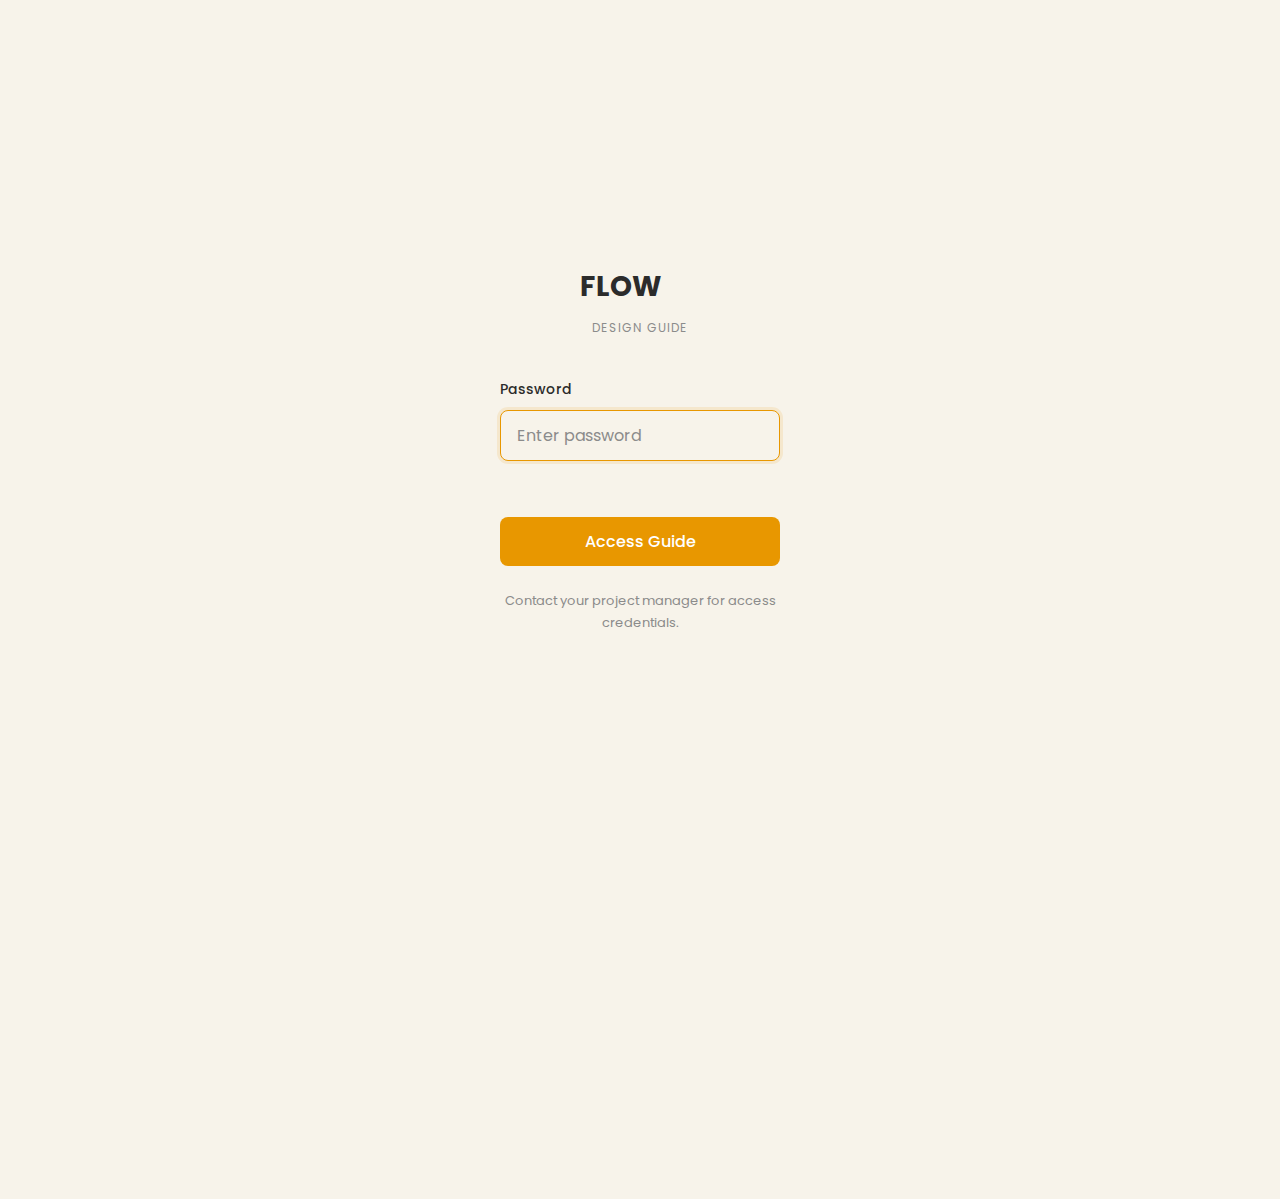
<file: index.html>
<!DOCTYPE html>
<html lang="en" data-theme="light">
<head>
    <meta charset="UTF-8">
    <meta name="viewport" content="width=device-width, initial-scale=1.0">
    <title>Flow Design Guide</title>
    <link rel="preconnect" href="https://fonts.googleapis.com">
    <link rel="preconnect" href="https://fonts.gstatic.com" crossorigin>
    <link href="https://fonts.googleapis.com/css2?family=Poppins:wght@300;400;500;600;700&display=swap" rel="stylesheet">
    <link rel="stylesheet" href="css/styles.css">
</head>
<body>
    <!-- Mobile Menu Toggle -->
    <button class="mobile-menu-toggle" aria-label="Toggle navigation">
        <span></span>
        <span></span>
        <span></span>
    </button>

    <!-- Sidebar Navigation -->
    <aside class="sidebar">
        <div class="sidebar-header">
            <a href="index.html" class="logo">
                <svg viewBox="0 0 120 40" class="logo-svg">
                    <text x="0" y="30" font-family="Poppins, sans-serif" font-size="28" font-weight="700" fill="currentColor">FLOW</text>
                </svg>
            </a>
            <span class="logo-subtitle">Design Guide</span>
        </div>

        <div class="search-container">
            <input type="search" class="search-input" placeholder="Search..." aria-label="Search">
            <div class="search-results"></div>
        </div>

        <nav class="nav-menu">
            <div class="nav-section">
                <h3 class="nav-section-title">Getting Started</h3>
                <ul class="nav-list">
                    <li><a href="index.html" class="nav-link active">Overview</a></li>
                </ul>
            </div>

            <div class="nav-section">
                <h3 class="nav-section-title">Standards</h3>
                <ul class="nav-list">
                    <li><a href="standards/drawing-sheet-naming.html" class="nav-link">Drawing Sheet Filenaming</a></li>
                    <li><a href="standards/bim-folder-structure.html" class="nav-link">BIM Folder Structure</a></li>
                    <li><a href="standards/bim-models-filenaming.html" class="nav-link">BIM Models Filenaming</a></li>
                    <li><a href="standards/bim-definitions.html" class="nav-link">BIM Definitions</a></li>
                    <li><a href="standards/bim-abbreviations.html" class="nav-link">BIM Abbreviations</a></li>
                </ul>
            </div>

            <div class="nav-section">
                <h3 class="nav-section-title">Templates</h3>
                <ul class="nav-list">
                    <li><span class="nav-link disabled">Coming Soon</span></li>
                </ul>
            </div>

            <div class="nav-section">
                <h3 class="nav-section-title">Resources</h3>
                <ul class="nav-list">
                    <li><span class="nav-link disabled">Coming Soon</span></li>
                </ul>
            </div>
        </nav>

        <div class="sidebar-footer">
            <button class="theme-toggle" aria-label="Toggle dark mode">
                <svg class="icon-sun" viewBox="0 0 24 24" width="20" height="20" fill="none" stroke="currentColor" stroke-width="2">
                    <circle cx="12" cy="12" r="5"></circle>
                    <line x1="12" y1="1" x2="12" y2="3"></line>
                    <line x1="12" y1="21" x2="12" y2="23"></line>
                    <line x1="4.22" y1="4.22" x2="5.64" y2="5.64"></line>
                    <line x1="18.36" y1="18.36" x2="19.78" y2="19.78"></line>
                    <line x1="1" y1="12" x2="3" y2="12"></line>
                    <line x1="21" y1="12" x2="23" y2="12"></line>
                    <line x1="4.22" y1="19.78" x2="5.64" y2="18.36"></line>
                    <line x1="18.36" y1="5.64" x2="19.78" y2="4.22"></line>
                </svg>
                <svg class="icon-moon" viewBox="0 0 24 24" width="20" height="20" fill="none" stroke="currentColor" stroke-width="2">
                    <path d="M21 12.79A9 9 0 1 1 11.21 3 7 7 0 0 0 21 12.79z"></path>
                </svg>
            </button>
        </div>
    </aside>

    <!-- Main Content -->
    <main class="main-content">
        <header class="page-header">
            <h1 class="page-title">Flow Design Guide</h1>
            <p class="page-subtitle">Standards and conventions for architectural documentation</p>
        </header>

        <section class="content-section">
            <h2>Welcome</h2>
            <p>The Flow Design Guide provides a comprehensive reference for architectural design and construction documentation standards. These guidelines ensure consistency across all Flow projects.</p>
        </section>

        <section class="content-section">
            <h2>Quick Links</h2>
            <div class="cards-grid">
                <a href="standards/drawing-sheet-naming.html" class="card card-link">
                    <div class="card-header">
                        <h3 class="card-title">Drawing Sheet Naming</h3>
                    </div>
                    <div class="card-body">
                        <p>Standard file naming convention for all drawing sheets across Flow projects. Includes project codes, discipline tags, and revision tracking.</p>
                    </div>
                    <div class="card-footer">
                        <span class="card-action">View Standard →</span>
                    </div>
                </a>

                <a href="standards/bim-folder-structure.html" class="card card-link">
                    <div class="card-header">
                        <h3 class="card-title">BIM Folder Structure</h3>
                    </div>
                    <div class="card-body">
                        <p>Standardized folder structure for BIM projects. Organize discipline folders, model files, exports, and coordination documents.</p>
                    </div>
                    <div class="card-footer">
                        <span class="card-action">View Standard →</span>
                    </div>
                </a>

                <div class="card card-disabled">
                    <div class="card-header">
                        <h3 class="card-title">Layer Conventions</h3>
                        <span class="badge">Coming Soon</span>
                    </div>
                    <div class="card-body">
                        <p>CAD layer naming standards and organization for drawings.</p>
                    </div>
                </div>

                <div class="card card-disabled">
                    <div class="card-header">
                        <h3 class="card-title">Symbol Library</h3>
                        <span class="badge">Coming Soon</span>
                    </div>
                    <div class="card-body">
                        <p>Standard symbols and annotations used across all drawings.</p>
                    </div>
                </div>
            </div>
        </section>

        <section class="content-section">
            <h2>About Flow</h2>
            <p>Flow is a residential property manager, housing developer, and lifestyle brand with operations in the US and Middle East. The Design, Engineering, and Construction (DEC) team is responsible for planning, designing, engineering, and executing renovations and ground-up construction of multifamily and mixed-use properties.</p>
        </section>
    </main>

    <script src="js/nav.js"></script>
    <script src="js/auth.js"></script>
</body>
</html>
</file>
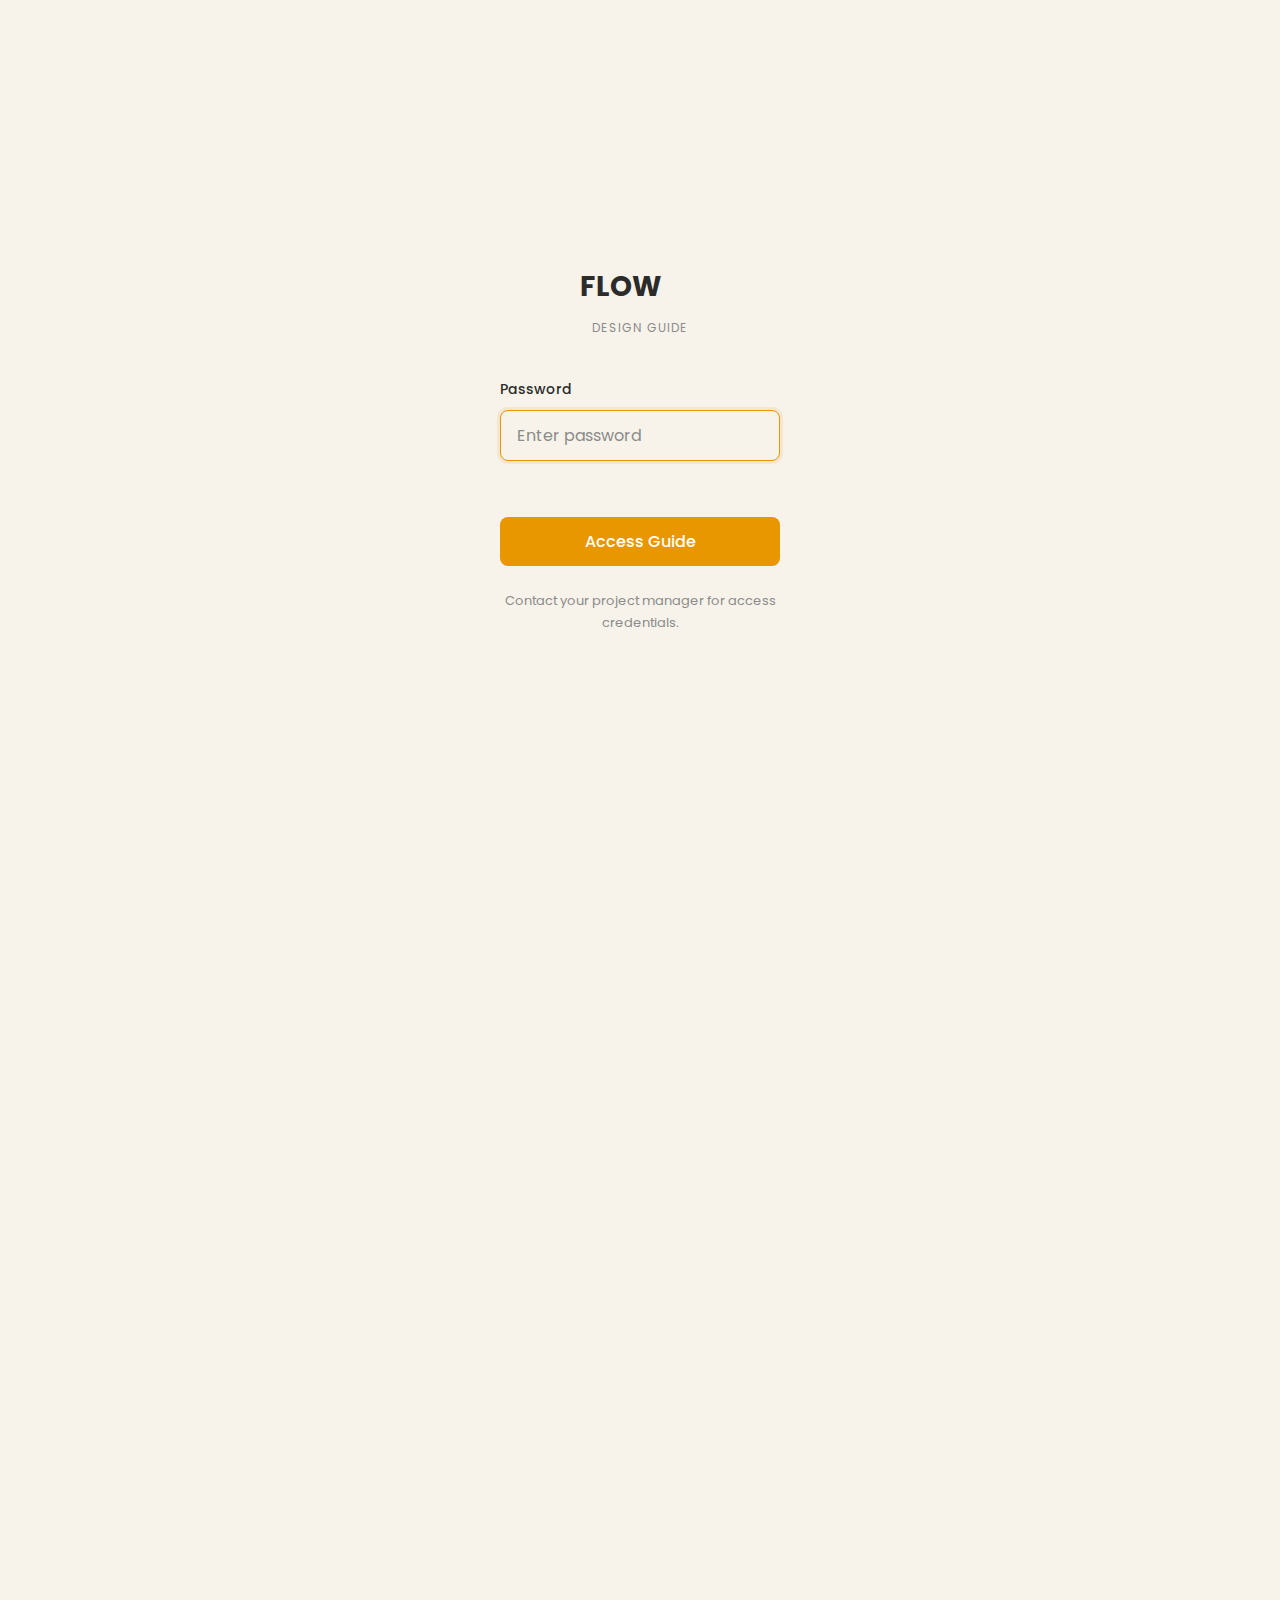
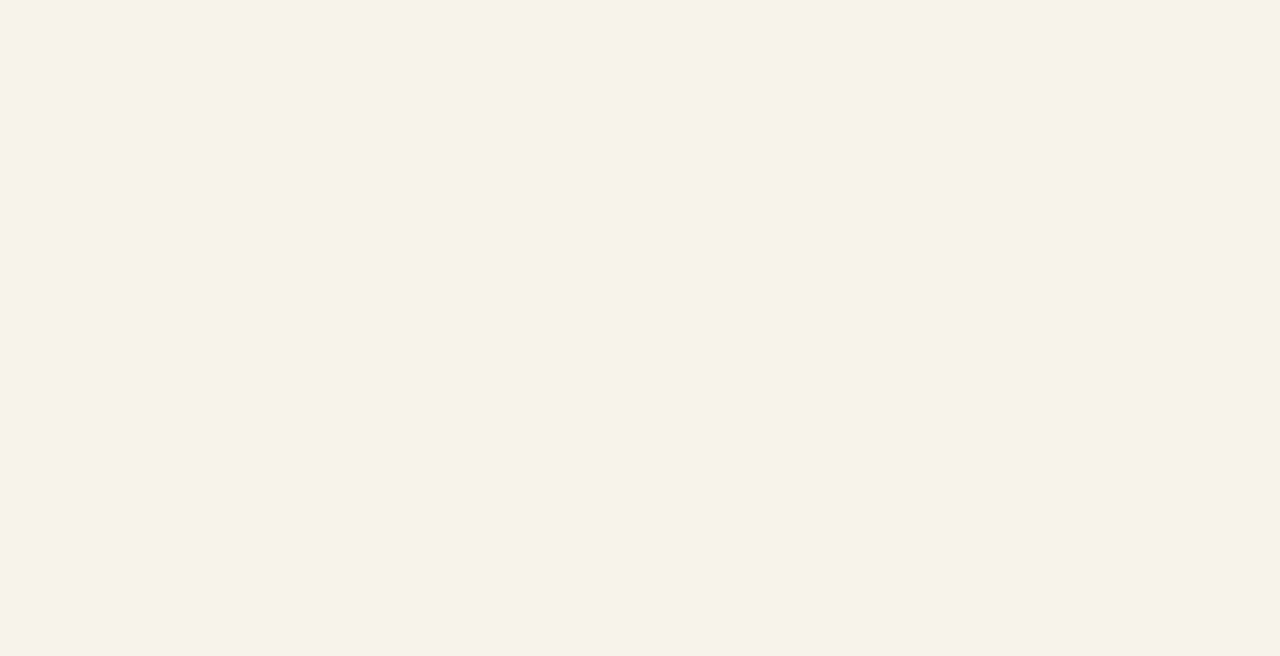
<file: standards/bim-abbreviations.html>
<!DOCTYPE html>
<html lang="en" data-theme="light">
<head>
    <meta charset="UTF-8">
    <meta name="viewport" content="width=device-width, initial-scale=1.0">
    <title>BIM Abbreviations | Flow Design Guide</title>
    <link rel="preconnect" href="https://fonts.googleapis.com">
    <link rel="preconnect" href="https://fonts.gstatic.com" crossorigin>
    <link href="https://fonts.googleapis.com/css2?family=Poppins:wght@300;400;500;600;700&display=swap" rel="stylesheet">
    <link rel="stylesheet" href="../css/styles.css">
    <style>
        /* Page-specific styles */

        /* Override max-width for this page */
        .main-content {
            max-width: none;
        }

        /* Page Meta Header */
        .page-meta {
            display: flex;
            justify-content: space-between;
            align-items: center;
            font-size: var(--text-xs);
            color: var(--color-text-muted);
            margin-bottom: var(--space-6);
            padding-bottom: var(--space-4);
            border-bottom: 1px solid var(--color-border);
        }

        .page-meta-section {
            text-transform: uppercase;
            letter-spacing: 0.05em;
        }

        /* Purpose section */
        .purpose-text {
            font-size: var(--text-base);
            color: var(--color-text-secondary);
            line-height: 1.7;
            max-width: 720px;
            margin-bottom: var(--space-8);
        }

        /* Code Tables Grid */
        .codes-grid {
            display: grid;
            grid-template-columns: repeat(auto-fit, minmax(200px, 1fr));
            gap: var(--space-6);
            margin-bottom: var(--space-8);
        }

        .code-table {
            background: var(--color-surface);
            border: 1px solid var(--color-border);
            border-radius: var(--radius-md);
            overflow: hidden;
        }

        .code-table-header {
            background: var(--color-bg-secondary);
            padding: var(--space-3) var(--space-4);
            border-bottom: 1px solid var(--color-border);
        }

        .code-table-header h3 {
            font-size: var(--text-sm);
            font-weight: 600;
            color: var(--color-text);
            margin: 0;
        }

        .code-table-body {
            padding: var(--space-3) var(--space-4);
        }

        .code-row {
            display: flex;
            gap: var(--space-3);
            padding: var(--space-2) 0;
            font-size: var(--text-sm);
            border-bottom: 1px solid var(--color-border-subtle);
        }

        .code-row:last-child {
            border-bottom: none;
        }

        .code-value {
            font-family: var(--font-mono);
            font-weight: 600;
            color: var(--color-primary);
            min-width: 48px;
            flex-shrink: 0;
        }

        .code-desc {
            color: var(--color-text-secondary);
        }

        /* Related Topics */
        .related-section {
            margin-top: var(--space-10);
            padding-top: var(--space-6);
            border-top: 1px solid var(--color-border);
        }

        .related-section h3 {
            font-size: var(--text-sm);
            font-weight: 600;
            color: var(--color-text-muted);
            text-transform: uppercase;
            letter-spacing: 0.05em;
            margin-bottom: var(--space-4);
        }

        .related-links {
            display: flex;
            flex-wrap: wrap;
            gap: var(--space-3);
        }

        .related-link {
            display: inline-flex;
            align-items: center;
            gap: var(--space-2);
            padding: var(--space-2) var(--space-4);
            background: var(--color-surface);
            border: 1px solid var(--color-border);
            border-radius: var(--radius-md);
            color: var(--color-text);
            text-decoration: none;
            font-size: var(--text-sm);
            transition: all var(--transition-fast);
        }

        .related-link:hover {
            border-color: var(--color-primary);
            color: var(--color-primary);
        }

        .related-link svg {
            width: 16px;
            height: 16px;
            color: var(--color-text-muted);
        }

        .related-link:hover svg {
            color: var(--color-primary);
        }
    </style>
</head>
<body>
    <!-- Mobile Menu Toggle -->
    <button class="mobile-menu-toggle" aria-label="Toggle navigation">
        <span></span>
        <span></span>
        <span></span>
    </button>

    <!-- Sidebar Navigation -->
    <aside class="sidebar">
        <div class="sidebar-header">
            <a href="../index.html" class="logo">
                <svg viewBox="0 0 120 40" class="logo-svg">
                    <text x="0" y="30" font-family="Poppins, sans-serif" font-size="28" font-weight="700" fill="currentColor">FLOW</text>
                </svg>
            </a>
            <span class="logo-subtitle">Design Guide</span>
        </div>

        <div class="search-container">
            <input type="search" class="search-input" placeholder="Search..." aria-label="Search">
            <div class="search-results"></div>
        </div>

        <nav class="nav-menu">
            <div class="nav-section">
                <h3 class="nav-section-title">Getting Started</h3>
                <ul class="nav-list">
                    <li><a href="../index.html" class="nav-link">Overview</a></li>
                </ul>
            </div>

            <div class="nav-section">
                <h3 class="nav-section-title">Data CAD &amp; BIM Manual</h3>
                <ul class="nav-list">
                    <li><a href="drawing-sheet-naming.html" class="nav-link">Drawing Sheet Filenaming</a></li>
                    <li><a href="bim-folder-structure.html" class="nav-link">BIM Folder Structure</a></li>
                    <li><a href="bim-models-filenaming.html" class="nav-link">BIM Models Filenaming</a></li>
                    <li><a href="bim-definitions.html" class="nav-link">BIM Definitions</a></li>
                    <li><a href="bim-abbreviations.html" class="nav-link active">BIM Abbreviations</a></li>
                </ul>
            </div>

            <div class="nav-section">
                <h3 class="nav-section-title">Templates</h3>
                <ul class="nav-list">
                    <li><span class="nav-link disabled">Coming Soon</span></li>
                </ul>
            </div>

            <div class="nav-section">
                <h3 class="nav-section-title">Resources</h3>
                <ul class="nav-list">
                    <li><span class="nav-link disabled">Coming Soon</span></li>
                </ul>
            </div>
        </nav>

        <div class="sidebar-footer">
            <button class="theme-toggle" aria-label="Toggle dark mode">
                <svg class="icon-sun" viewBox="0 0 24 24" width="20" height="20" fill="none" stroke="currentColor" stroke-width="2">
                    <circle cx="12" cy="12" r="5"></circle>
                    <line x1="12" y1="1" x2="12" y2="3"></line>
                    <line x1="12" y1="21" x2="12" y2="23"></line>
                    <line x1="4.22" y1="4.22" x2="5.64" y2="5.64"></line>
                    <line x1="18.36" y1="18.36" x2="19.78" y2="19.78"></line>
                    <line x1="1" y1="12" x2="3" y2="12"></line>
                    <line x1="21" y1="12" x2="23" y2="12"></line>
                    <line x1="4.22" y1="19.78" x2="5.64" y2="18.36"></line>
                    <line x1="18.36" y1="5.64" x2="19.78" y2="4.22"></line>
                </svg>
                <svg class="icon-moon" viewBox="0 0 24 24" width="20" height="20" fill="none" stroke="currentColor" stroke-width="2">
                    <path d="M21 12.79A9 9 0 1 1 11.21 3 7 7 0 0 0 21 12.79z"></path>
                </svg>
            </button>
        </div>
    </aside>

    <!-- Main Content -->
    <main class="main-content">
        <div class="page-meta">
            <span class="page-meta-section">INTRO</span>
            <span>Design Guide Book - 001 / Rev: A</span>
        </div>

        <header class="page-header">
            <h1 class="page-title">BIM Abbreviations</h1>
        </header>

        <div class="page-actions">
            <button class="btn btn-primary" onclick="window.print()">
                <svg viewBox="0 0 24 24" width="16" height="16" fill="none" stroke="currentColor" stroke-width="2">
                    <path d="M6 9V2h12v7"></path>
                    <path d="M6 18H4a2 2 0 0 1-2-2v-5a2 2 0 0 1 2-2h16a2 2 0 0 1 2 2v5a2 2 0 0 1-2 2h-2"></path>
                    <rect x="6" y="14" width="12" height="8"></rect>
                </svg>
                Export PDF
            </button>
        </div>

        <!-- Purpose -->
        <p class="purpose-text">Standard abbreviations ensure consistency across all project documentation. Use these acronyms in file names, drawing sheets, and project communications.</p>

        <!-- Code Tables -->
        <div class="codes-grid">
            <!-- BIM Dimensions -->
            <div class="code-table">
                <div class="code-table-header">
                    <h3>BIM Dimensions</h3>
                </div>
                <div class="code-table-body">
                    <div class="code-row">
                        <span class="code-value">2D</span>
                        <span class="code-desc">Two-Dimensional</span>
                    </div>
                    <div class="code-row">
                        <span class="code-value">3D</span>
                        <span class="code-desc">Three-Dimensional</span>
                    </div>
                    <div class="code-row">
                        <span class="code-value">4D</span>
                        <span class="code-desc">Time Dimension</span>
                    </div>
                    <div class="code-row">
                        <span class="code-value">5D</span>
                        <span class="code-desc">Cost Dimension</span>
                    </div>
                    <div class="code-row">
                        <span class="code-value">6D</span>
                        <span class="code-desc">Operational / CAFM</span>
                    </div>
                    <div class="code-row">
                        <span class="code-value">7D</span>
                        <span class="code-desc">Sustainability Dimension</span>
                    </div>
                </div>
            </div>

            <!-- Disciplines -->
            <div class="code-table">
                <div class="code-table-header">
                    <h3>Disciplines</h3>
                </div>
                <div class="code-table-body">
                    <div class="code-row">
                        <span class="code-value">ARC</span>
                        <span class="code-desc">Architecture</span>
                    </div>
                    <div class="code-row">
                        <span class="code-value">STR</span>
                        <span class="code-desc">Structure</span>
                    </div>
                    <div class="code-row">
                        <span class="code-value">MEP</span>
                        <span class="code-desc">Mechanical, Electrical, Plumbing</span>
                    </div>
                    <div class="code-row">
                        <span class="code-value">MEC</span>
                        <span class="code-desc">Mechanical</span>
                    </div>
                    <div class="code-row">
                        <span class="code-value">ELE</span>
                        <span class="code-desc">Electrical</span>
                    </div>
                    <div class="code-row">
                        <span class="code-value">INT</span>
                        <span class="code-desc">Interior</span>
                    </div>
                    <div class="code-row">
                        <span class="code-value">LSD</span>
                        <span class="code-desc">Landscape</span>
                    </div>
                </div>
            </div>

            <!-- Project Phases -->
            <div class="code-table">
                <div class="code-table-header">
                    <h3>Project Phases</h3>
                </div>
                <div class="code-table-body">
                    <div class="code-row">
                        <span class="code-value">CD</span>
                        <span class="code-desc">Concept Design</span>
                    </div>
                    <div class="code-row">
                        <span class="code-value">PD</span>
                        <span class="code-desc">Preliminary Design</span>
                    </div>
                    <div class="code-row">
                        <span class="code-value">DD</span>
                        <span class="code-desc">Detailed Design</span>
                    </div>
                    <div class="code-row">
                        <span class="code-value">TD</span>
                        <span class="code-desc">Tender Design</span>
                    </div>
                    <div class="code-row">
                        <span class="code-value">IFC</span>
                        <span class="code-desc">Issued For Construction</span>
                    </div>
                    <div class="code-row">
                        <span class="code-value">FM</span>
                        <span class="code-desc">Facilities Management</span>
                    </div>
                </div>
            </div>

            <!-- BIM Terms -->
            <div class="code-table">
                <div class="code-table-header">
                    <h3>BIM Terms</h3>
                </div>
                <div class="code-table-body">
                    <div class="code-row">
                        <span class="code-value">BIM</span>
                        <span class="code-desc">Building Information Modelling</span>
                    </div>
                    <div class="code-row">
                        <span class="code-value">BEP</span>
                        <span class="code-desc">BIM Execution Plan</span>
                    </div>
                    <div class="code-row">
                        <span class="code-value">BPM</span>
                        <span class="code-desc">BIM Progress Meeting</span>
                    </div>
                    <div class="code-row">
                        <span class="code-value">CDE</span>
                        <span class="code-desc">Common Data Environment</span>
                    </div>
                    <div class="code-row">
                        <span class="code-value">EIR</span>
                        <span class="code-desc">Exchange Information Requirements</span>
                    </div>
                    <div class="code-row">
                        <span class="code-value">LOD</span>
                        <span class="code-desc">Level of Definition</span>
                    </div>
                    <div class="code-row">
                        <span class="code-value">LOI</span>
                        <span class="code-desc">Level of Information</span>
                    </div>
                    <div class="code-row">
                        <span class="code-value">LOIN</span>
                        <span class="code-desc">Level of Information Needs</span>
                    </div>
                </div>
            </div>

            <!-- Software & Platforms -->
            <div class="code-table">
                <div class="code-table-header">
                    <h3>Software & Platforms</h3>
                </div>
                <div class="code-table-body">
                    <div class="code-row">
                        <span class="code-value">ACC</span>
                        <span class="code-desc">Autodesk Construction Cloud</span>
                    </div>
                    <div class="code-row">
                        <span class="code-value">CAD</span>
                        <span class="code-desc">Computer Aided Design</span>
                    </div>
                    <div class="code-row">
                        <span class="code-value">CAFM</span>
                        <span class="code-desc">Computer Aided Facilities Management</span>
                    </div>
                    <div class="code-row">
                        <span class="code-value">GIS</span>
                        <span class="code-desc">Geographic Information System</span>
                    </div>
                </div>
            </div>

            <!-- File Formats -->
            <div class="code-table">
                <div class="code-table-header">
                    <h3>File Formats</h3>
                </div>
                <div class="code-table-body">
                    <div class="code-row">
                        <span class="code-value">DWF</span>
                        <span class="code-desc">Design Web Format</span>
                    </div>
                    <div class="code-row">
                        <span class="code-value">DWG</span>
                        <span class="code-desc">AutoCAD Format</span>
                    </div>
                    <div class="code-row">
                        <span class="code-value">DXF</span>
                        <span class="code-desc">CAD Data Exchange Format</span>
                    </div>
                    <div class="code-row">
                        <span class="code-value">IFC</span>
                        <span class="code-desc">Industry Foundation Classes</span>
                    </div>
                    <div class="code-row">
                        <span class="code-value">NWC</span>
                        <span class="code-desc">Navisworks Cache File</span>
                    </div>
                    <div class="code-row">
                        <span class="code-value">NWD</span>
                        <span class="code-desc">Navisworks Document</span>
                    </div>
                    <div class="code-row">
                        <span class="code-value">NWF</span>
                        <span class="code-desc">Navisworks File Set</span>
                    </div>
                    <div class="code-row">
                        <span class="code-value">RFA</span>
                        <span class="code-desc">Revit Family</span>
                    </div>
                    <div class="code-row">
                        <span class="code-value">RTE</span>
                        <span class="code-desc">Revit Template</span>
                    </div>
                    <div class="code-row">
                        <span class="code-value">RVT</span>
                        <span class="code-desc">Revit Project</span>
                    </div>
                </div>
            </div>

            <!-- Document Types -->
            <div class="code-table">
                <div class="code-table-header">
                    <h3>Document Types</h3>
                </div>
                <div class="code-table-body">
                    <div class="code-row">
                        <span class="code-value">ORG</span>
                        <span class="code-desc">Organization Chart</span>
                    </div>
                    <div class="code-row">
                        <span class="code-value">PPT</span>
                        <span class="code-desc">Power Point Presentation</span>
                    </div>
                    <div class="code-row">
                        <span class="code-value">RPT</span>
                        <span class="code-desc">Report</span>
                    </div>
                    <div class="code-row">
                        <span class="code-value">SCH</span>
                        <span class="code-desc">Schedule</span>
                    </div>
                    <div class="code-row">
                        <span class="code-value">SPEC</span>
                        <span class="code-desc">Specifications</span>
                    </div>
                </div>
            </div>

            <!-- Technical Terms -->
            <div class="code-table">
                <div class="code-table-header">
                    <h3>Technical Terms</h3>
                </div>
                <div class="code-table-body">
                    <div class="code-row">
                        <span class="code-value">AEC</span>
                        <span class="code-desc">Architecture, Engineering & Construction</span>
                    </div>
                    <div class="code-row">
                        <span class="code-value">FFL</span>
                        <span class="code-desc">Finish Floor Level</span>
                    </div>
                    <div class="code-row">
                        <span class="code-value">SSL</span>
                        <span class="code-desc">Structural Slab Level</span>
                    </div>
                    <div class="code-row">
                        <span class="code-value">QA/QC</span>
                        <span class="code-desc">Quality Assurance / Quality Control</span>
                    </div>
                    <div class="code-row">
                        <span class="code-value">REV</span>
                        <span class="code-desc">Revision</span>
                    </div>
                    <div class="code-row">
                        <span class="code-value">WIP</span>
                        <span class="code-desc">Work In Progress</span>
                    </div>
                    <div class="code-row">
                        <span class="code-value">S&M</span>
                        <span class="code-desc">Sales & Marketing</span>
                    </div>
                    <div class="code-row">
                        <span class="code-value">TOK</span>
                        <span class="code-desc">Take Over Kit</span>
                    </div>
                </div>
            </div>
        </div>

        <!-- Related Topics -->
        <div class="related-section">
            <h3>Related Standards</h3>
            <div class="related-links">
                <a href="bim-definitions.html" class="related-link">
                    <svg viewBox="0 0 24 24" fill="none" stroke="currentColor" stroke-width="2">
                        <circle cx="12" cy="12" r="10"></circle>
                        <path d="M9.09 9a3 3 0 0 1 5.83 1c0 2-3 3-3 3"></path>
                        <line x1="12" y1="17" x2="12.01" y2="17"></line>
                    </svg>
                    BIM Definitions
                </a>
                <a href="bim-models-filenaming.html" class="related-link">
                    <svg viewBox="0 0 24 24" fill="none" stroke="currentColor" stroke-width="2">
                        <path d="M14 2H6a2 2 0 0 0-2 2v16a2 2 0 0 0 2 2h12a2 2 0 0 0 2-2V8z"></path>
                        <polyline points="14 2 14 8 20 8"></polyline>
                    </svg>
                    BIM Models Filenaming
                </a>
                <a href="drawing-sheet-naming.html" class="related-link">
                    <svg viewBox="0 0 24 24" fill="none" stroke="currentColor" stroke-width="2">
                        <path d="M14 2H6a2 2 0 0 0-2 2v16a2 2 0 0 0 2 2h12a2 2 0 0 0 2-2V8z"></path>
                        <polyline points="14 2 14 8 20 8"></polyline>
                    </svg>
                    Drawing Sheet Filenaming
                </a>
            </div>
        </div>
    </main>

    <script src="../js/nav.js"></script>
    <script src="../js/auth.js"></script>
</body>
</html>
</file>
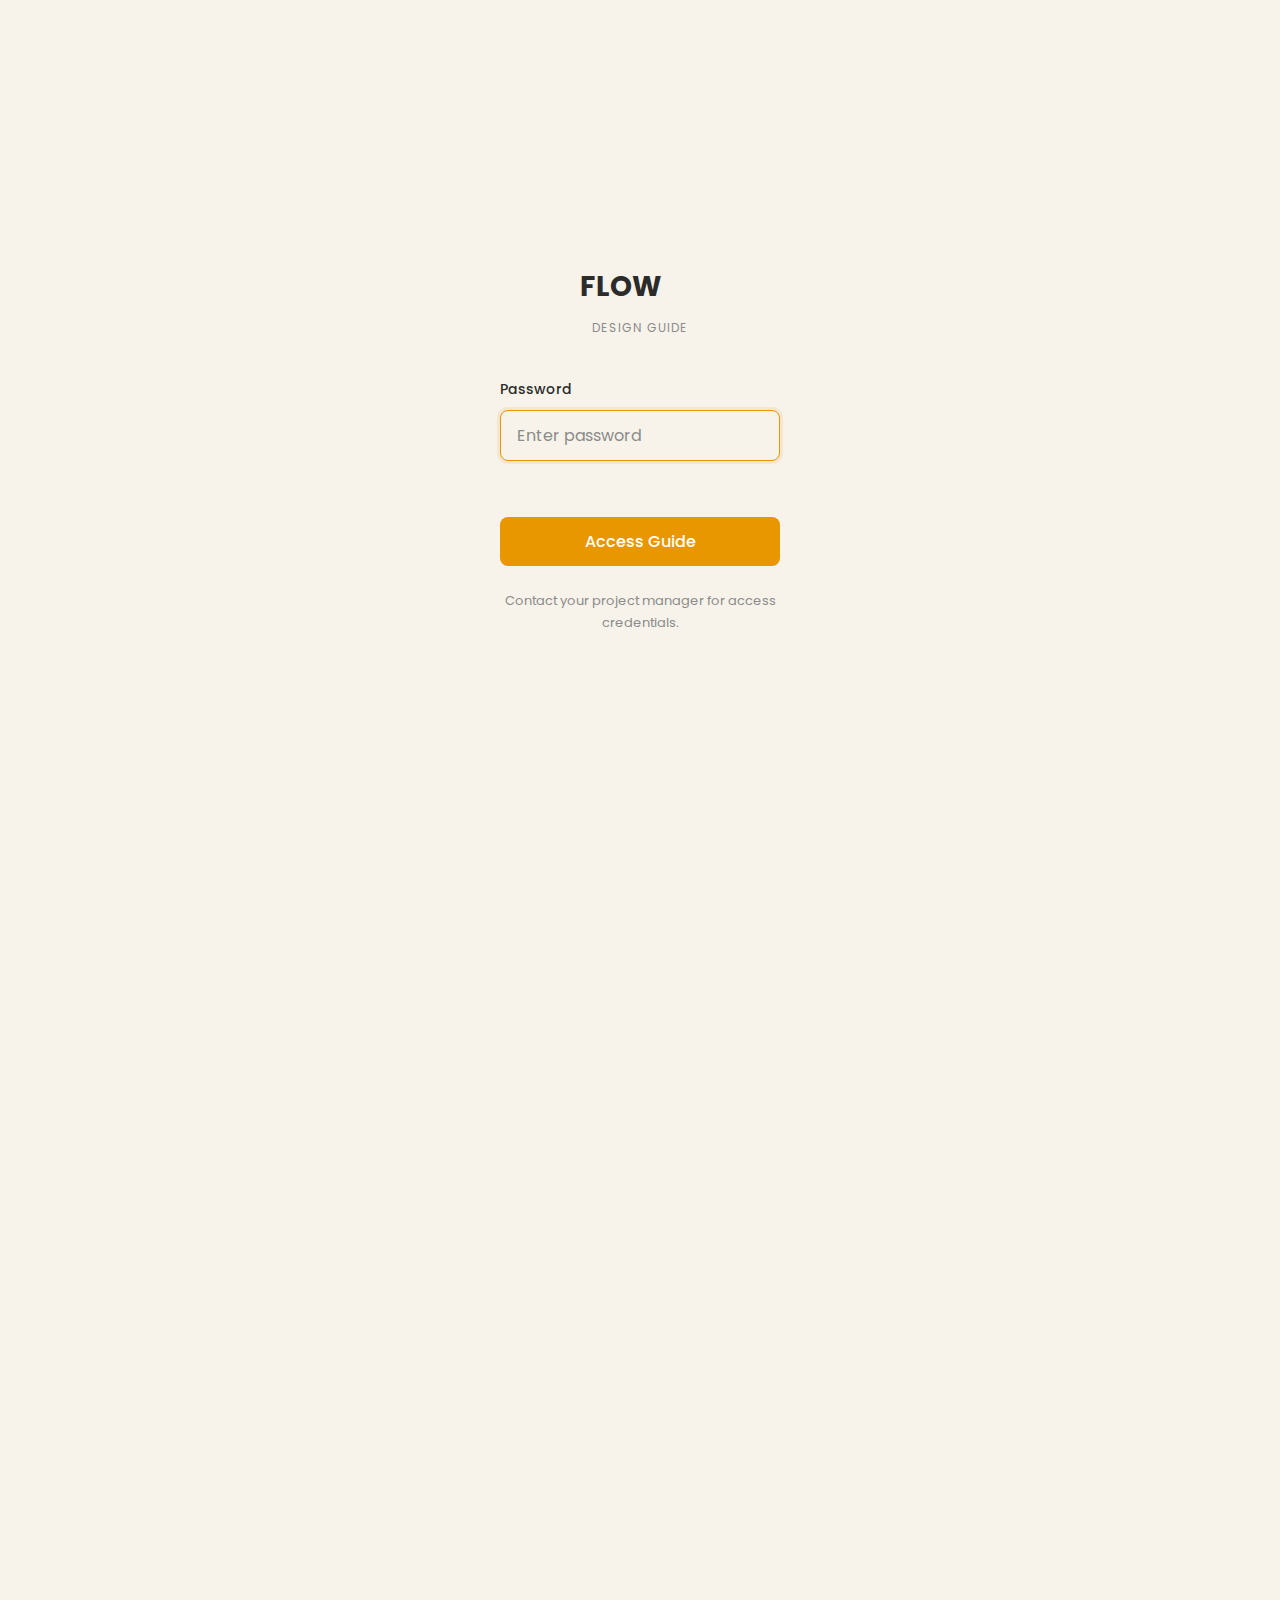
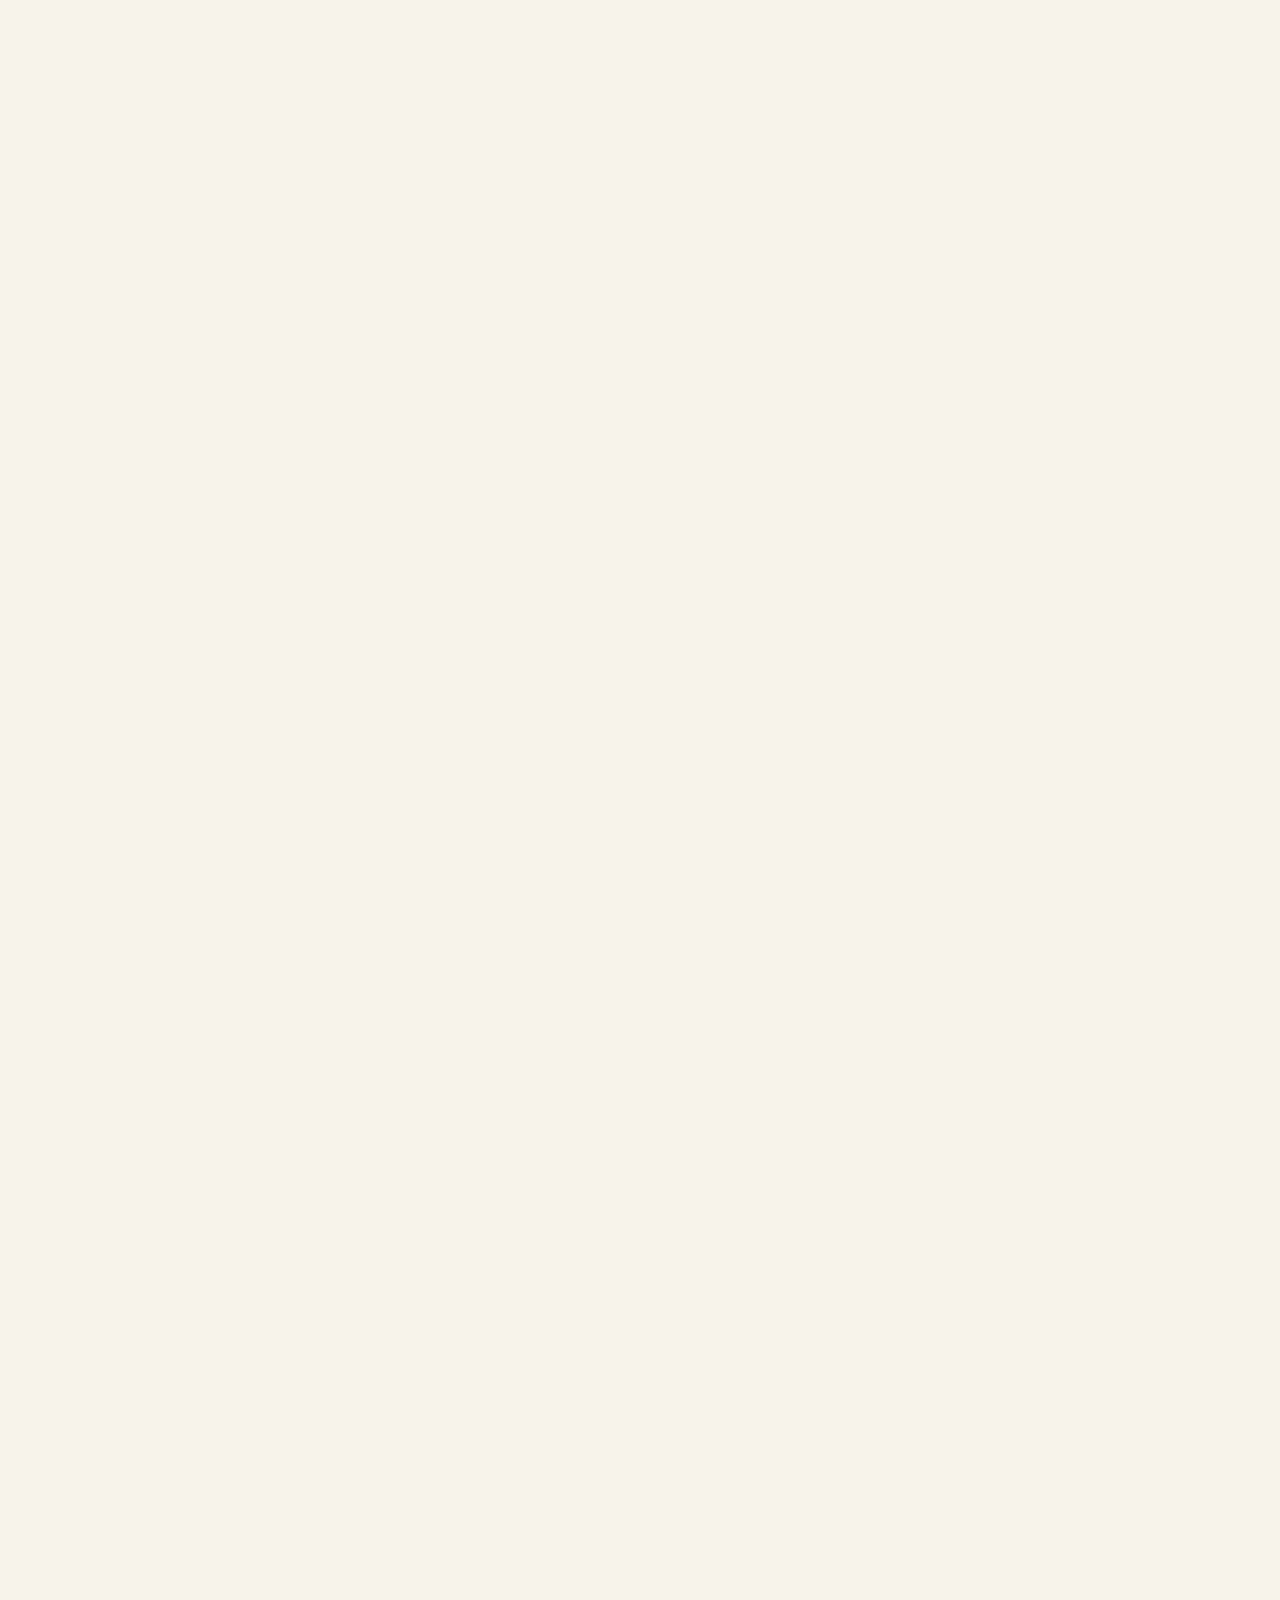
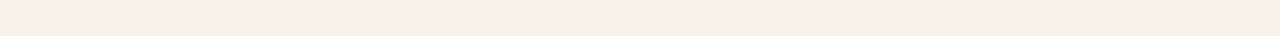
<file: standards/bim-definitions.html>
<!DOCTYPE html>
<html lang="en" data-theme="light">
<head>
    <meta charset="UTF-8">
    <meta name="viewport" content="width=device-width, initial-scale=1.0">
    <title>BIM Definitions | Flow Design Guide</title>
    <link rel="preconnect" href="https://fonts.googleapis.com">
    <link rel="preconnect" href="https://fonts.gstatic.com" crossorigin>
    <link href="https://fonts.googleapis.com/css2?family=Poppins:wght@300;400;500;600;700&display=swap" rel="stylesheet">
    <link rel="stylesheet" href="../css/styles.css">
    <style>
        /* Page-specific styles */

        /* Override max-width for this page */
        .main-content {
            max-width: none;
        }

        /* Page Meta Header */
        .page-meta {
            display: flex;
            justify-content: space-between;
            align-items: center;
            font-size: var(--text-xs);
            color: var(--color-text-muted);
            margin-bottom: var(--space-6);
            padding-bottom: var(--space-4);
            border-bottom: 1px solid var(--color-border);
        }

        .page-meta-section {
            text-transform: uppercase;
            letter-spacing: 0.05em;
        }

        /* Purpose section */
        .purpose-text {
            font-size: var(--text-base);
            color: var(--color-text-secondary);
            line-height: 1.7;
            max-width: 720px;
            margin-bottom: var(--space-8);
        }

        /* Definitions Grid */
        .definitions-grid {
            display: grid;
            grid-template-columns: repeat(auto-fit, minmax(320px, 1fr));
            gap: var(--space-4);
            margin-bottom: var(--space-8);
        }

        .definition-card {
            background: var(--color-surface);
            border: 1px solid var(--color-border);
            border-radius: var(--radius-md);
            padding: var(--space-4);
            transition: border-color var(--transition-fast);
        }

        .definition-card:hover {
            border-color: var(--color-primary);
        }

        .definition-term {
            font-size: var(--text-sm);
            font-weight: 600;
            color: #E89700;
            margin-bottom: var(--space-2);
            text-transform: uppercase;
            letter-spacing: 0.02em;
        }

        .definition-text {
            font-size: var(--text-sm);
            color: var(--color-text-secondary);
            line-height: 1.6;
        }

        /* Related Topics */
        .related-section {
            margin-top: var(--space-10);
            padding-top: var(--space-6);
            border-top: 1px solid var(--color-border);
        }

        .related-section h3 {
            font-size: var(--text-sm);
            font-weight: 600;
            color: var(--color-text-muted);
            text-transform: uppercase;
            letter-spacing: 0.05em;
            margin-bottom: var(--space-4);
        }

        .related-links {
            display: flex;
            flex-wrap: wrap;
            gap: var(--space-3);
        }

        .related-link {
            display: inline-flex;
            align-items: center;
            gap: var(--space-2);
            padding: var(--space-2) var(--space-4);
            background: var(--color-surface);
            border: 1px solid var(--color-border);
            border-radius: var(--radius-md);
            color: var(--color-text);
            text-decoration: none;
            font-size: var(--text-sm);
            transition: all var(--transition-fast);
        }

        .related-link:hover {
            border-color: var(--color-primary);
            color: var(--color-primary);
        }

        .related-link svg {
            width: 16px;
            height: 16px;
            color: var(--color-text-muted);
        }

        .related-link:hover svg {
            color: var(--color-primary);
        }
    </style>
</head>
<body>
    <!-- Mobile Menu Toggle -->
    <button class="mobile-menu-toggle" aria-label="Toggle navigation">
        <span></span>
        <span></span>
        <span></span>
    </button>

    <!-- Sidebar Navigation -->
    <aside class="sidebar">
        <div class="sidebar-header">
            <a href="../index.html" class="logo">
                <svg viewBox="0 0 120 40" class="logo-svg">
                    <text x="0" y="30" font-family="Poppins, sans-serif" font-size="28" font-weight="700" fill="currentColor">FLOW</text>
                </svg>
            </a>
            <span class="logo-subtitle">Design Guide</span>
        </div>

        <div class="search-container">
            <input type="search" class="search-input" placeholder="Search..." aria-label="Search">
            <div class="search-results"></div>
        </div>

        <nav class="nav-menu">
            <div class="nav-section">
                <h3 class="nav-section-title">Getting Started</h3>
                <ul class="nav-list">
                    <li><a href="../index.html" class="nav-link">Overview</a></li>
                </ul>
            </div>

            <div class="nav-section">
                <h3 class="nav-section-title">Standards</h3>
                <ul class="nav-list">
                    <li><a href="drawing-sheet-naming.html" class="nav-link">Drawing Sheet Filenaming</a></li>
                    <li><a href="bim-folder-structure.html" class="nav-link">BIM Folder Structure</a></li>
                    <li><a href="bim-models-filenaming.html" class="nav-link">BIM Models Filenaming</a></li>
                    <li><a href="bim-definitions.html" class="nav-link active">BIM Definitions</a></li>
                    <li><a href="bim-abbreviations.html" class="nav-link">BIM Abbreviations</a></li>
                </ul>
            </div>

            <div class="nav-section">
                <h3 class="nav-section-title">Templates</h3>
                <ul class="nav-list">
                    <li><span class="nav-link disabled">Coming Soon</span></li>
                </ul>
            </div>

            <div class="nav-section">
                <h3 class="nav-section-title">Resources</h3>
                <ul class="nav-list">
                    <li><span class="nav-link disabled">Coming Soon</span></li>
                </ul>
            </div>
        </nav>

        <div class="sidebar-footer">
            <button class="theme-toggle" aria-label="Toggle dark mode">
                <svg class="icon-sun" viewBox="0 0 24 24" width="20" height="20" fill="none" stroke="currentColor" stroke-width="2">
                    <circle cx="12" cy="12" r="5"></circle>
                    <line x1="12" y1="1" x2="12" y2="3"></line>
                    <line x1="12" y1="21" x2="12" y2="23"></line>
                    <line x1="4.22" y1="4.22" x2="5.64" y2="5.64"></line>
                    <line x1="18.36" y1="18.36" x2="19.78" y2="19.78"></line>
                    <line x1="1" y1="12" x2="3" y2="12"></line>
                    <line x1="21" y1="12" x2="23" y2="12"></line>
                    <line x1="4.22" y1="19.78" x2="5.64" y2="18.36"></line>
                    <line x1="18.36" y1="5.64" x2="19.78" y2="4.22"></line>
                </svg>
                <svg class="icon-moon" viewBox="0 0 24 24" width="20" height="20" fill="none" stroke="currentColor" stroke-width="2">
                    <path d="M21 12.79A9 9 0 1 1 11.21 3 7 7 0 0 0 21 12.79z"></path>
                </svg>
            </button>
        </div>
    </aside>

    <!-- Main Content -->
    <main class="main-content">
        <div class="page-meta">
            <span class="page-meta-section">INTRO</span>
            <span>Design Guide Book - 001 / Rev: A</span>
        </div>

        <header class="page-header">
            <h1 class="page-title">BIM Definitions</h1>
        </header>

        <div class="page-actions">
            <button class="btn btn-primary" onclick="window.print()">
                <svg viewBox="0 0 24 24" width="16" height="16" fill="none" stroke="currentColor" stroke-width="2">
                    <path d="M6 9V2h12v7"></path>
                    <path d="M6 18H4a2 2 0 0 1-2-2v-5a2 2 0 0 1 2-2h16a2 2 0 0 1 2 2v5a2 2 0 0 1-2 2h-2"></path>
                    <rect x="6" y="14" width="12" height="8"></rect>
                </svg>
                Export PDF
            </button>
        </div>

        <!-- Purpose -->
        <p class="purpose-text">A shared vocabulary ensures all project stakeholders communicate clearly. These definitions establish the standard terminology for Building Information Modeling across Flow projects.</p>

        <!-- Definitions Grid -->
        <div class="definitions-grid">
            <div class="definition-card">
                <div class="definition-term">2D Drawing</div>
                <div class="definition-text">2D drawing containing a view of a model that is referenced to a drawing sheet.</div>
            </div>

            <div class="definition-card">
                <div class="definition-term">3D Model</div>
                <div class="definition-text">A model with objects having three-dimensional properties.</div>
            </div>

            <div class="definition-card">
                <div class="definition-term">BIM Execution Plan (BEP)</div>
                <div class="definition-text">A document used to capture all project specific standards, workflows and procedures.</div>
            </div>

            <div class="definition-card">
                <div class="definition-term">Building Information Modelling (BIM)</div>
                <div class="definition-text">The process of designing, constructing and/or operating a building or infrastructure asset using electronic object-oriented information.</div>
            </div>

            <div class="definition-card">
                <div class="definition-term">BIM Author</div>
                <div class="definition-text">A term used to define a person within a specific discipline responsible for authoring the project using the nominated BIM authoring software.</div>
            </div>

            <div class="definition-card">
                <div class="definition-term">BIM Coordinator</div>
                <div class="definition-text">A term used to describe the nominated person within a specific discipline who is responsible for maintaining the BIM health and coordination of that discipline.</div>
            </div>

            <div class="definition-card">
                <div class="definition-term">BIM Manager</div>
                <div class="definition-text">A term used to describe a person within a specific organization tasked with maintaining the health, vision implementation and maintenance of BIM within that organization.</div>
            </div>

            <div class="definition-card">
                <div class="definition-term">Clash</div>
                <div class="definition-text">Spatial collision between two 3D objects or conflict of the projects determined.</div>
            </div>

            <div class="definition-card">
                <div class="definition-term">Clash Detection / Analysis</div>
                <div class="definition-text">The process of identifying conflicts and issues between building systems by collaborating in 3D as part of the co-ordination process.</div>
            </div>

            <div class="definition-card">
                <div class="definition-term">Collaboration</div>
                <div class="definition-text">The sharing and review of data between disciplines. Through BIM, this process can be smoother, quicker, and with each discipline adopting project standards, the workflow can be realized with less disruption.</div>
            </div>

            <div class="definition-card">
                <div class="definition-term">Common Data Environment (CDE)</div>
                <div class="definition-text">Single source of information for any given project, used to collect, manage and disseminate all relevant approved project information for multi-disciplinary teams in a managed process.</div>
            </div>

            <div class="definition-card">
                <div class="definition-term">Data Scope</div>
                <div class="definition-text">The agreed minimum set of attributes or property fields for the model elements in a model as identified in this document.</div>
            </div>

            <div class="definition-card">
                <div class="definition-term">Federated Model</div>
                <div class="definition-text">Refers to the combined model which incorporates the relevant models from the project team at a specified phase of the project and is developed to the level of detail as defined in the BIM Execution Plan.</div>
            </div>

            <div class="definition-card">
                <div class="definition-term">FM / CAFM</div>
                <div class="definition-text">Facilities Management is the production of information via the BIM, to be added into the Client/Contractors CAFM (Computer Aided Facilities Management) software.</div>
            </div>

            <div class="definition-card">
                <div class="definition-term">GUID</div>
                <div class="definition-text">Globally Unique Identifier. It is automatically produced by the software and assigned to each element.</div>
            </div>

            <div class="definition-card">
                <div class="definition-term">CAD File/s</div>
                <div class="definition-text">A collective name for files created utilising CAD software; CAD model, CAD container, CAD drawing file/s.</div>
            </div>

            <div class="definition-card">
                <div class="definition-term">COBie</div>
                <div class="definition-text">Construction Operations Building Information Exchange. International standard that relates to the exchange of building information. It is most used in the product data handover from the construction team to the operations team.</div>
            </div>

            <div class="definition-card">
                <div class="definition-term">Consultant(s) or Contractor(s)</div>
                <div class="definition-text">Organisations contracted to the Employer/Appointing Party to deliver project contract/appointment requirements required to satisfy project stage deliverables.</div>
            </div>

            <div class="definition-card">
                <div class="definition-term">Deliverable</div>
                <div class="definition-text">A document or asset required, in a format stated in the EIR or contract/appointment documentation to satisfy the completion of the requirements of the Employer's/Appointing Party's project.</div>
            </div>

            <div class="definition-card">
                <div class="definition-term">Discipline</div>
                <div class="definition-text">A term used to identify a group of individuals that are specialists in their field of work. For example, Architects, Interior Designers, Mechanical Engineers, Structural Engineers, etc.</div>
            </div>

            <div class="definition-card">
                <div class="definition-term">Document</div>
                <div class="definition-text">The common name given to a file that is not recognised as CAD file format. Also defined as an 'Information Container'.</div>
            </div>

            <div class="definition-card">
                <div class="definition-term">Drawing</div>
                <div class="definition-text">A CAD or PDF rendition file containing multiple spaces where referenced 2D CAD model file(s) are required to produce a project drawing deliverable.</div>
            </div>

            <div class="definition-card">
                <div class="definition-term">Geographic Information System (GIS)</div>
                <div class="definition-text">A geographic information system is a conceptualized framework that provides the ability to capture and analyze spatial and geographic data.</div>
            </div>

            <div class="definition-card">
                <div class="definition-term">Industry Foundation Classes (IFC)</div>
                <div class="definition-text">Data model intended to describe architectural, building and construction industry data. It is a platform neutral, open file format specification that is not controlled by a single vendor or group of vendors.</div>
            </div>

            <div class="definition-card">
                <div class="definition-term">Level of Detail (LOD)</div>
                <div class="definition-text">The description of geometrical content of models.</div>
            </div>

            <div class="definition-card">
                <div class="definition-term">Level of Information (LOI)</div>
                <div class="definition-text">The description of non-geometrical content (attributes or information) of models.</div>
            </div>

            <div class="definition-card">
                <div class="definition-term">LOIN Matrix</div>
                <div class="definition-text">The Level of Information Need Matrix in BIM defines the information required at each project phase (Design, Construction, Operation) and specifies the level of detail needed for different stakeholders.</div>
            </div>
        </div>

        <!-- Related Topics -->
        <div class="related-section">
            <h3>Related Standards</h3>
            <div class="related-links">
                <a href="bim-abbreviations.html" class="related-link">
                    <svg viewBox="0 0 24 24" fill="none" stroke="currentColor" stroke-width="2">
                        <path d="M4 7V4h16v3"></path>
                        <path d="M9 20h6"></path>
                        <path d="M12 4v16"></path>
                    </svg>
                    BIM Abbreviations
                </a>
                <a href="bim-models-filenaming.html" class="related-link">
                    <svg viewBox="0 0 24 24" fill="none" stroke="currentColor" stroke-width="2">
                        <path d="M14 2H6a2 2 0 0 0-2 2v16a2 2 0 0 0 2 2h12a2 2 0 0 0 2-2V8z"></path>
                        <polyline points="14 2 14 8 20 8"></polyline>
                    </svg>
                    BIM Models Filenaming
                </a>
                <a href="bim-folder-structure.html" class="related-link">
                    <svg viewBox="0 0 24 24" fill="none" stroke="currentColor" stroke-width="2">
                        <path d="M22 19a2 2 0 0 1-2 2H4a2 2 0 0 1-2-2V5a2 2 0 0 1 2-2h5l2 3h9a2 2 0 0 1 2 2z"></path>
                    </svg>
                    BIM Folder Structure
                </a>
            </div>
        </div>
    </main>

    <script src="../js/nav.js"></script>
    <script src="../js/auth.js"></script>
</body>
</html>
</file>
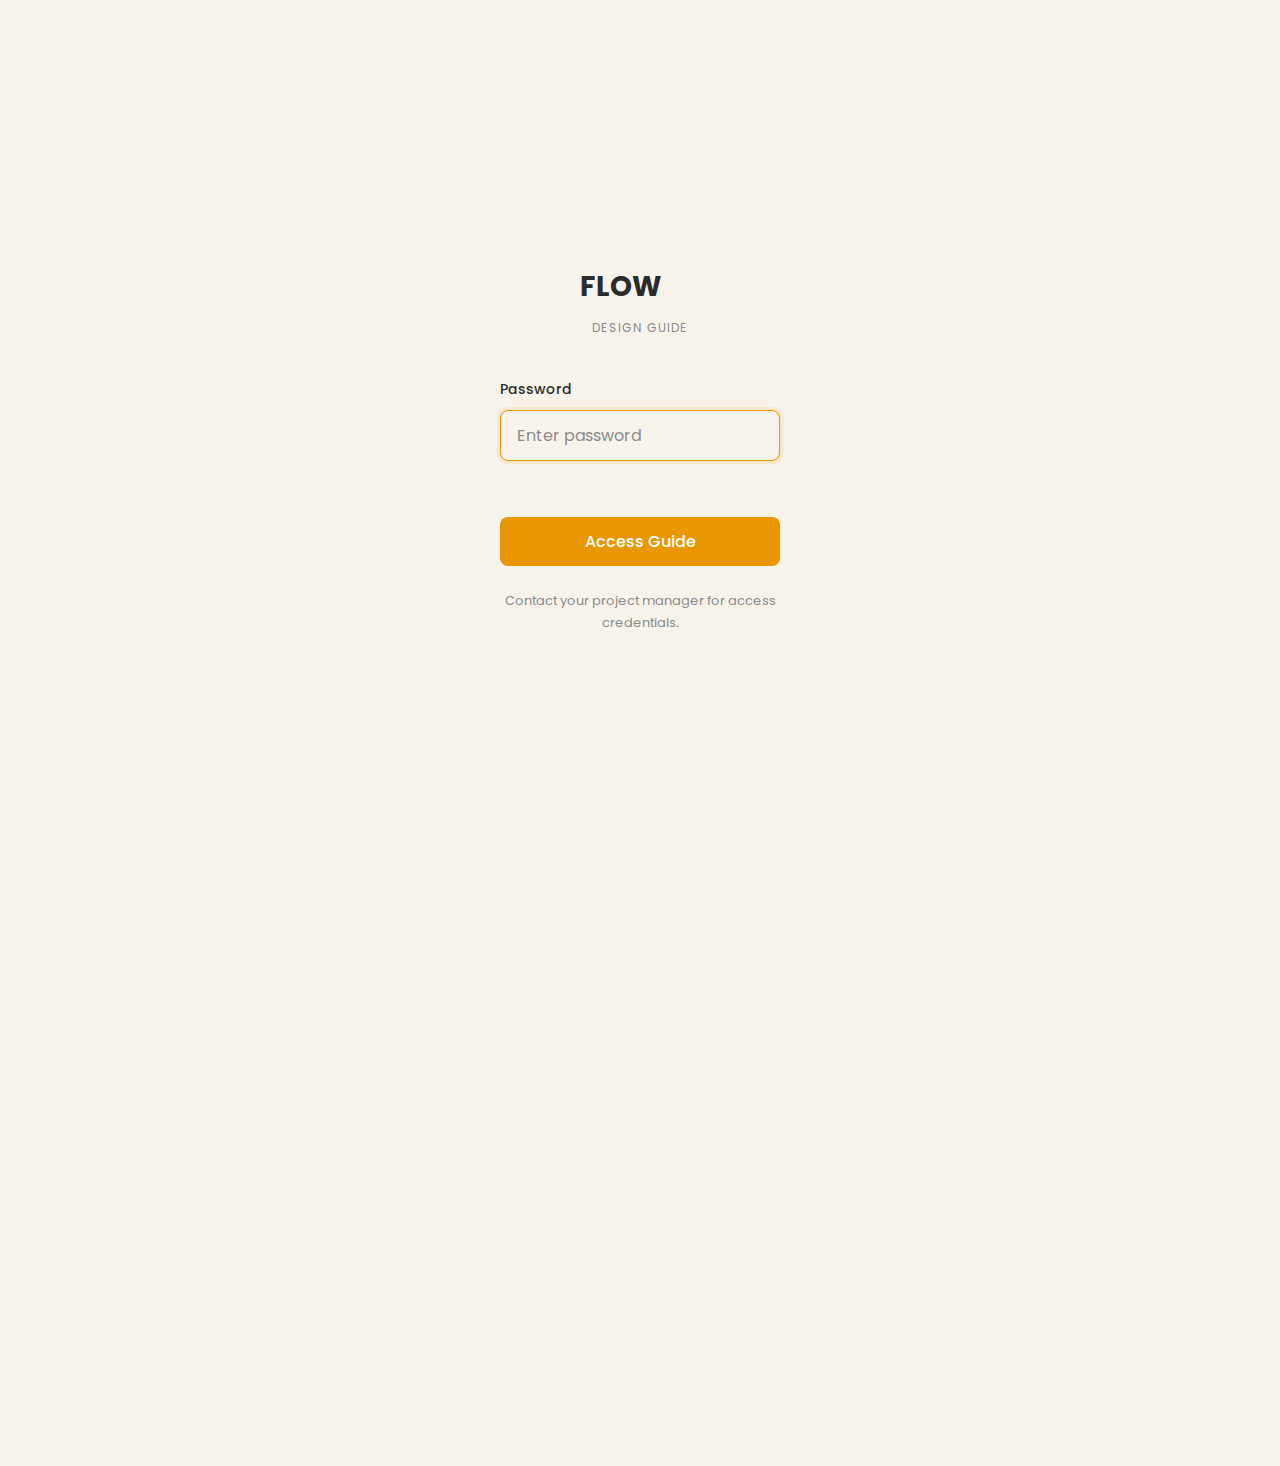
<file: standards/bim-folder-structure.html>
<!DOCTYPE html>
<html lang="en" data-theme="light">
<head>
    <meta charset="UTF-8">
    <meta name="viewport" content="width=device-width, initial-scale=1.0">
    <title>BIM Project Folder Structure | Flow Design Guide</title>
    <link rel="preconnect" href="https://fonts.googleapis.com">
    <link rel="preconnect" href="https://fonts.gstatic.com" crossorigin>
    <link href="https://fonts.googleapis.com/css2?family=Poppins:wght@300;400;500;600;700&display=swap" rel="stylesheet">
    <link rel="stylesheet" href="../css/styles.css">
    <style>
        /* Page-specific styles for folder structure visualization */

        /* Override max-width for this page to allow full expansion */
        .main-content {
            max-width: none;
        }

        /* Page Meta Header */
        .page-meta {
            display: flex;
            justify-content: space-between;
            align-items: center;
            font-size: var(--text-xs);
            color: var(--color-text-muted);
            margin-bottom: var(--space-6);
            padding-bottom: var(--space-4);
            border-bottom: 1px solid var(--color-border);
        }

        .page-meta-section {
            text-transform: uppercase;
            letter-spacing: 0.05em;
        }

        /* Two-column layout matching PDF */
        .content-layout {
            display: grid;
            grid-template-columns: 280px 1fr;
            gap: var(--space-6);
            align-items: start;
        }

        @media (max-width: 1200px) {
            .content-layout {
                grid-template-columns: 1fr;
            }
        }

        /* Left info panel */
        .info-panel h2 {
            font-size: var(--text-lg);
            font-weight: 600;
            color: var(--color-text);
            margin-bottom: var(--space-4);
        }

        .info-panel > p {
            color: var(--color-text-secondary);
            line-height: 1.7;
            margin-bottom: var(--space-6);
            font-size: var(--text-sm);
        }

        .info-list {
            list-style: none;
            margin: 0 0 var(--space-6) 0;
            padding: 0;
        }

        .info-list li {
            margin-bottom: var(--space-5);
        }

        .info-list-title {
            font-weight: 600;
            color: var(--color-text);
            margin-bottom: var(--space-1);
            font-size: var(--text-sm);
        }

        .info-list-desc {
            font-size: var(--text-xs);
            color: var(--color-text-secondary);
            line-height: 1.6;
        }

        .info-list-phases {
            font-size: var(--text-xs);
            color: var(--color-text-muted);
            font-style: italic;
        }

        /* Example Path */
        .example-path {
            background: var(--color-surface);
            border-radius: var(--radius-md);
            padding: var(--space-3) var(--space-4);
        }

        .example-path-label {
            font-size: var(--text-xs);
            color: var(--color-text-muted);
            margin-bottom: var(--space-1);
        }

        .example-path-code {
            font-family: var(--font-mono);
            font-size: var(--text-xs);
            color: var(--color-primary);
            word-break: break-all;
        }

        /* Folder Diagram */
        .folder-diagram {
            background: var(--color-bg-secondary);
            border: 1px solid var(--color-border);
            border-radius: var(--radius-lg);
            padding: var(--space-6);
            overflow-x: auto;
            min-width: 0; /* Allow flex shrinking */
        }

        .folder-diagram-inner {
            display: flex;
            align-items: flex-start;
            gap: var(--space-4);
            min-width: max-content; /* Ensure all content fits */
        }

        /* Folder Column */
        .folder-column {
            display: flex;
            flex-direction: column;
            gap: var(--space-2);
            flex-shrink: 0;
        }

        /* Folder Item */
        .folder-item {
            display: flex;
            align-items: center;
            gap: var(--space-2);
            padding: var(--space-2) var(--space-3);
            background: var(--color-surface);
            border: 1px solid var(--color-border);
            border-radius: var(--radius-md);
            font-size: var(--text-sm);
            color: var(--color-text);
            white-space: nowrap;
        }

        .folder-item.highlighted {
            background: rgba(232, 151, 0, 0.12);
            border: 2px solid #E89700;
        }

        [data-theme="dark"] .folder-item.highlighted {
            background: rgba(232, 151, 0, 0.2);
        }

        .folder-item.highlighted .folder-name {
            font-weight: 600;
            color: #E89700;
        }

        .folder-icon {
            width: 16px;
            height: 16px;
            color: var(--color-text-muted);
            flex-shrink: 0;
        }

        .folder-item.highlighted .folder-icon {
            color: #E89700;
        }

        /* Connection Arrow */
        .connection-arrow {
            display: flex;
            align-items: center;
            flex-shrink: 0;
            color: var(--color-border);
            align-self: flex-start;
            margin-top: 8px;
        }

        .connection-arrow svg {
            width: 20px;
            height: 20px;
        }

        .connection-arrow.highlighted {
            color: #E89700;
        }

        /* Arrow positioning - align with highlighted row */
        .arrow-1 { margin-top: 80px; }  /* Align with 02-ARC (3rd item) */
        .arrow-2 { margin-top: 44px; }  /* Align with 02-BIM (2nd item) */
        .arrow-3 { margin-top: 8px; }   /* Align with first BIM subfolder */

        /* Related Topics */
        .related-section {
            margin-top: var(--space-10);
            padding-top: var(--space-6);
            border-top: 1px solid var(--color-border);
        }

        .related-section h3 {
            font-size: var(--text-sm);
            font-weight: 600;
            color: var(--color-text-muted);
            text-transform: uppercase;
            letter-spacing: 0.05em;
            margin-bottom: var(--space-4);
        }

        /* Scrollbar styling */
        .folder-diagram::-webkit-scrollbar {
            height: 8px;
        }

        .folder-diagram::-webkit-scrollbar-track {
            background: var(--color-surface);
            border-radius: 4px;
        }

        .folder-diagram::-webkit-scrollbar-thumb {
            background: var(--color-border);
            border-radius: 4px;
        }
    </style>
</head>
<body>
    <!-- Mobile Menu Toggle -->
    <button class="mobile-menu-toggle" aria-label="Toggle navigation">
        <span></span>
        <span></span>
        <span></span>
    </button>

    <!-- Sidebar Navigation -->
    <aside class="sidebar">
        <div class="sidebar-header">
            <a href="../index.html" class="logo">
                <svg viewBox="0 0 120 40" class="logo-svg">
                    <text x="0" y="30" font-family="Poppins, sans-serif" font-size="28" font-weight="700" fill="currentColor">FLOW</text>
                </svg>
            </a>
            <span class="logo-subtitle">Design Guide</span>
        </div>

        <div class="search-container">
            <input type="search" class="search-input" placeholder="Search..." aria-label="Search">
            <div class="search-results"></div>
        </div>

        <nav class="nav-menu">
            <div class="nav-section">
                <h3 class="nav-section-title">Getting Started</h3>
                <ul class="nav-list">
                    <li><a href="../index.html" class="nav-link">Overview</a></li>
                </ul>
            </div>

            <div class="nav-section">
                <h3 class="nav-section-title">Standards</h3>
                <ul class="nav-list">
                    <li><a href="drawing-sheet-naming.html" class="nav-link">Drawing Sheet Naming</a></li>
                    <li><a href="bim-folder-structure.html" class="nav-link active">BIM Folder Structure</a></li>
                </ul>
            </div>

            <div class="nav-section">
                <h3 class="nav-section-title">Templates</h3>
                <ul class="nav-list">
                    <li><span class="nav-link disabled">Coming Soon</span></li>
                </ul>
            </div>

            <div class="nav-section">
                <h3 class="nav-section-title">Resources</h3>
                <ul class="nav-list">
                    <li><span class="nav-link disabled">Coming Soon</span></li>
                </ul>
            </div>
        </nav>

        <div class="sidebar-footer">
            <button class="theme-toggle" aria-label="Toggle dark mode">
                <svg class="icon-sun" viewBox="0 0 24 24" width="20" height="20" fill="none" stroke="currentColor" stroke-width="2">
                    <circle cx="12" cy="12" r="5"></circle>
                    <line x1="12" y1="1" x2="12" y2="3"></line>
                    <line x1="12" y1="21" x2="12" y2="23"></line>
                    <line x1="4.22" y1="4.22" x2="5.64" y2="5.64"></line>
                    <line x1="18.36" y1="18.36" x2="19.78" y2="19.78"></line>
                    <line x1="1" y1="12" x2="3" y2="12"></line>
                    <line x1="21" y1="12" x2="23" y2="12"></line>
                    <line x1="4.22" y1="19.78" x2="5.64" y2="18.36"></line>
                    <line x1="18.36" y1="5.64" x2="19.78" y2="4.22"></line>
                </svg>
                <svg class="icon-moon" viewBox="0 0 24 24" width="20" height="20" fill="none" stroke="currentColor" stroke-width="2">
                    <path d="M21 12.79A9 9 0 1 1 11.21 3 7 7 0 0 0 21 12.79z"></path>
                </svg>
            </button>
        </div>
    </aside>

    <!-- Main Content -->
    <main class="main-content">
        <div class="page-meta">
            <span class="page-meta-section">INTRO</span>
            <span>Design Guide Book - 001 / Rev: A</span>
        </div>

        <header class="page-header">
            <h1 class="page-title">BIM Project Folder Structure</h1>
        </header>

        <div class="page-actions">
            <button class="btn btn-primary" onclick="window.print()">
                <svg viewBox="0 0 24 24" width="16" height="16" fill="none" stroke="currentColor" stroke-width="2">
                    <path d="M6 9V2h12v7"></path>
                    <path d="M6 18H4a2 2 0 0 1-2-2v-5a2 2 0 0 1 2-2h16a2 2 0 0 1 2 2v5a2 2 0 0 1-2 2h-2"></path>
                    <rect x="6" y="14" width="12" height="8"></rect>
                </svg>
                Export PDF
            </button>
        </div>

        <!-- Main Content Layout -->
        <div class="content-layout">
            <!-- Left: Info Panel -->
            <div class="info-panel">
                <h2>Purpose</h2>
                <p>A standardized folder structure ensures every team member can locate files quickly, maintains consistency across projects, and streamlines collaboration between disciplines.</p>

                <ul class="info-list">
                    <li>
                        <div class="info-list-title">1. Project Root</div>
                        <div class="info-list-desc">Named with the project number<br>Contains all discipline and document folders</div>
                    </li>
                    <li>
                        <div class="info-list-title">2. Discipline Folders (02-ARC)</div>
                        <div class="info-list-desc">Organized by design phase</div>
                        <div class="info-list-phases">GN, BIM, CD, PD, DD, TD, IFC</div>
                    </li>
                    <li>
                        <div class="info-list-title">3. BIM Subfolder (02-BIM)</div>
                        <div class="info-list-desc">Contains working models, linked files, exports, and coordination documents<br>Structured for efficient model management</div>
                    </li>
                </ul>

                <div class="example-path">
                    <div class="example-path-label">eg:</div>
                    <div class="example-path-code">PROJECT NUMBER / 02-ARC / 02-BIM / 01-MODELS (WIP)</div>
                </div>
            </div>

            <!-- Right: Folder Diagram -->
            <div class="folder-diagram">
                <div class="folder-diagram-inner">
                    <!-- Column 1: Project Root -->
                    <div class="folder-column">
                        <div class="folder-item">
                            <svg class="folder-icon" viewBox="0 0 24 24" fill="none" stroke="currentColor" stroke-width="2"><path d="M22 19a2 2 0 0 1-2 2H4a2 2 0 0 1-2-2V5a2 2 0 0 1 2-2h5l2 3h9a2 2 0 0 1 2 2z"></path></svg>
                            <span class="folder-name">"PROJECT NUMBER"</span>
                        </div>
                    </div>

                    <!-- Arrow 1 -->
                    <div class="connection-arrow arrow-1">
                        <svg viewBox="0 0 24 24" fill="none" stroke="currentColor" stroke-width="2"><path d="M5 12h14M12 5l7 7-7 7"/></svg>
                    </div>

                    <!-- Column 2: Discipline Folders -->
                    <div class="folder-column">
                        <div class="folder-item"><svg class="folder-icon" viewBox="0 0 24 24" fill="none" stroke="currentColor" stroke-width="2"><path d="M22 19a2 2 0 0 1-2 2H4a2 2 0 0 1-2-2V5a2 2 0 0 1 2-2h5l2 3h9a2 2 0 0 1 2 2z"></path></svg><span class="folder-name">00-ARCHIVE</span></div>
                        <div class="folder-item"><svg class="folder-icon" viewBox="0 0 24 24" fill="none" stroke="currentColor" stroke-width="2"><path d="M22 19a2 2 0 0 1-2 2H4a2 2 0 0 1-2-2V5a2 2 0 0 1 2-2h5l2 3h9a2 2 0 0 1 2 2z"></path></svg><span class="folder-name">01-DMT</span></div>
                        <div class="folder-item highlighted"><svg class="folder-icon" viewBox="0 0 24 24" fill="none" stroke="currentColor" stroke-width="2"><path d="M22 19a2 2 0 0 1-2 2H4a2 2 0 0 1-2-2V5a2 2 0 0 1 2-2h5l2 3h9a2 2 0 0 1 2 2z"></path></svg><span class="folder-name">02-ARC</span></div>
                        <div class="folder-item"><svg class="folder-icon" viewBox="0 0 24 24" fill="none" stroke="currentColor" stroke-width="2"><path d="M22 19a2 2 0 0 1-2 2H4a2 2 0 0 1-2-2V5a2 2 0 0 1 2-2h5l2 3h9a2 2 0 0 1 2 2z"></path></svg><span class="folder-name">03-STR</span></div>
                        <div class="folder-item"><svg class="folder-icon" viewBox="0 0 24 24" fill="none" stroke="currentColor" stroke-width="2"><path d="M22 19a2 2 0 0 1-2 2H4a2 2 0 0 1-2-2V5a2 2 0 0 1 2-2h5l2 3h9a2 2 0 0 1 2 2z"></path></svg><span class="folder-name">04-MEP</span></div>
                        <div class="folder-item"><svg class="folder-icon" viewBox="0 0 24 24" fill="none" stroke="currentColor" stroke-width="2"><path d="M22 19a2 2 0 0 1-2 2H4a2 2 0 0 1-2-2V5a2 2 0 0 1 2-2h5l2 3h9a2 2 0 0 1 2 2z"></path></svg><span class="folder-name">05-INT</span></div>
                        <div class="folder-item"><svg class="folder-icon" viewBox="0 0 24 24" fill="none" stroke="currentColor" stroke-width="2"><path d="M22 19a2 2 0 0 1-2 2H4a2 2 0 0 1-2-2V5a2 2 0 0 1 2-2h5l2 3h9a2 2 0 0 1 2 2z"></path></svg><span class="folder-name">06-LSD</span></div>
                        <div class="folder-item"><svg class="folder-icon" viewBox="0 0 24 24" fill="none" stroke="currentColor" stroke-width="2"><path d="M22 19a2 2 0 0 1-2 2H4a2 2 0 0 1-2-2V5a2 2 0 0 1 2-2h5l2 3h9a2 2 0 0 1 2 2z"></path></svg><span class="folder-name">07-VIZ</span></div>
                        <div class="folder-item"><svg class="folder-icon" viewBox="0 0 24 24" fill="none" stroke="currentColor" stroke-width="2"><path d="M22 19a2 2 0 0 1-2 2H4a2 2 0 0 1-2-2V5a2 2 0 0 1 2-2h5l2 3h9a2 2 0 0 1 2 2z"></path></svg><span class="folder-name">08-INFRA</span></div>
                        <div class="folder-item"><svg class="folder-icon" viewBox="0 0 24 24" fill="none" stroke="currentColor" stroke-width="2"><path d="M22 19a2 2 0 0 1-2 2H4a2 2 0 0 1-2-2V5a2 2 0 0 1 2-2h5l2 3h9a2 2 0 0 1 2 2z"></path></svg><span class="folder-name">09-SUB-CON</span></div>
                        <div class="folder-item"><svg class="folder-icon" viewBox="0 0 24 24" fill="none" stroke="currentColor" stroke-width="2"><path d="M22 19a2 2 0 0 1-2 2H4a2 2 0 0 1-2-2V5a2 2 0 0 1 2-2h5l2 3h9a2 2 0 0 1 2 2z"></path></svg><span class="folder-name">10-BOQ</span></div>
                        <div class="folder-item"><svg class="folder-icon" viewBox="0 0 24 24" fill="none" stroke="currentColor" stroke-width="2"><path d="M22 19a2 2 0 0 1-2 2H4a2 2 0 0 1-2-2V5a2 2 0 0 1 2-2h5l2 3h9a2 2 0 0 1 2 2z"></path></svg><span class="folder-name">11-SUPRV</span></div>
                        <div class="folder-item"><svg class="folder-icon" viewBox="0 0 24 24" fill="none" stroke="currentColor" stroke-width="2"><path d="M22 19a2 2 0 0 1-2 2H4a2 2 0 0 1-2-2V5a2 2 0 0 1 2-2h5l2 3h9a2 2 0 0 1 2 2z"></path></svg><span class="folder-name">12-CONTRC</span></div>
                        <div class="folder-item"><svg class="folder-icon" viewBox="0 0 24 24" fill="none" stroke="currentColor" stroke-width="2"><path d="M22 19a2 2 0 0 1-2 2H4a2 2 0 0 1-2-2V5a2 2 0 0 1 2-2h5l2 3h9a2 2 0 0 1 2 2z"></path></svg><span class="folder-name">13-FM</span></div>
                        <div class="folder-item"><svg class="folder-icon" viewBox="0 0 24 24" fill="none" stroke="currentColor" stroke-width="2"><path d="M22 19a2 2 0 0 1-2 2H4a2 2 0 0 1-2-2V5a2 2 0 0 1 2-2h5l2 3h9a2 2 0 0 1 2 2z"></path></svg><span class="folder-name">14-DOCS</span></div>
                        <div class="folder-item"><svg class="folder-icon" viewBox="0 0 24 24" fill="none" stroke="currentColor" stroke-width="2"><path d="M22 19a2 2 0 0 1-2 2H4a2 2 0 0 1-2-2V5a2 2 0 0 1 2-2h5l2 3h9a2 2 0 0 1 2 2z"></path></svg><span class="folder-name">15-CORRES</span></div>
                        <div class="folder-item"><svg class="folder-icon" viewBox="0 0 24 24" fill="none" stroke="currentColor" stroke-width="2"><path d="M22 19a2 2 0 0 1-2 2H4a2 2 0 0 1-2-2V5a2 2 0 0 1 2-2h5l2 3h9a2 2 0 0 1 2 2z"></path></svg><span class="folder-name">16-SUBM</span></div>
                        <div class="folder-item"><svg class="folder-icon" viewBox="0 0 24 24" fill="none" stroke="currentColor" stroke-width="2"><path d="M22 19a2 2 0 0 1-2 2H4a2 2 0 0 1-2-2V5a2 2 0 0 1 2-2h5l2 3h9a2 2 0 0 1 2 2z"></path></svg><span class="folder-name">17-APPRV</span></div>
                        <div class="folder-item"><svg class="folder-icon" viewBox="0 0 24 24" fill="none" stroke="currentColor" stroke-width="2"><path d="M22 19a2 2 0 0 1-2 2H4a2 2 0 0 1-2-2V5a2 2 0 0 1 2-2h5l2 3h9a2 2 0 0 1 2 2z"></path></svg><span class="folder-name">18-TEMP</span></div>
                    </div>

                    <!-- Arrow 2 -->
                    <div class="connection-arrow highlighted arrow-2">
                        <svg viewBox="0 0 24 24" fill="none" stroke="currentColor" stroke-width="2"><path d="M5 12h14M12 5l7 7-7 7"/></svg>
                    </div>

                    <!-- Column 3: Design Phases -->
                    <div class="folder-column">
                        <div class="folder-item"><svg class="folder-icon" viewBox="0 0 24 24" fill="none" stroke="currentColor" stroke-width="2"><path d="M22 19a2 2 0 0 1-2 2H4a2 2 0 0 1-2-2V5a2 2 0 0 1 2-2h5l2 3h9a2 2 0 0 1 2 2z"></path></svg><span class="folder-name">01-GN</span></div>
                        <div class="folder-item highlighted"><svg class="folder-icon" viewBox="0 0 24 24" fill="none" stroke="currentColor" stroke-width="2"><path d="M22 19a2 2 0 0 1-2 2H4a2 2 0 0 1-2-2V5a2 2 0 0 1 2-2h5l2 3h9a2 2 0 0 1 2 2z"></path></svg><span class="folder-name">02-BIM</span></div>
                        <div class="folder-item"><svg class="folder-icon" viewBox="0 0 24 24" fill="none" stroke="currentColor" stroke-width="2"><path d="M22 19a2 2 0 0 1-2 2H4a2 2 0 0 1-2-2V5a2 2 0 0 1 2-2h5l2 3h9a2 2 0 0 1 2 2z"></path></svg><span class="folder-name">03-CD</span></div>
                        <div class="folder-item"><svg class="folder-icon" viewBox="0 0 24 24" fill="none" stroke="currentColor" stroke-width="2"><path d="M22 19a2 2 0 0 1-2 2H4a2 2 0 0 1-2-2V5a2 2 0 0 1 2-2h5l2 3h9a2 2 0 0 1 2 2z"></path></svg><span class="folder-name">04-PD</span></div>
                        <div class="folder-item"><svg class="folder-icon" viewBox="0 0 24 24" fill="none" stroke="currentColor" stroke-width="2"><path d="M22 19a2 2 0 0 1-2 2H4a2 2 0 0 1-2-2V5a2 2 0 0 1 2-2h5l2 3h9a2 2 0 0 1 2 2z"></path></svg><span class="folder-name">05-DD</span></div>
                        <div class="folder-item"><svg class="folder-icon" viewBox="0 0 24 24" fill="none" stroke="currentColor" stroke-width="2"><path d="M22 19a2 2 0 0 1-2 2H4a2 2 0 0 1-2-2V5a2 2 0 0 1 2-2h5l2 3h9a2 2 0 0 1 2 2z"></path></svg><span class="folder-name">06-TD (OPT)</span></div>
                        <div class="folder-item"><svg class="folder-icon" viewBox="0 0 24 24" fill="none" stroke="currentColor" stroke-width="2"><path d="M22 19a2 2 0 0 1-2 2H4a2 2 0 0 1-2-2V5a2 2 0 0 1 2-2h5l2 3h9a2 2 0 0 1 2 2z"></path></svg><span class="folder-name">07-IFC</span></div>
                    </div>

                    <!-- Arrow 3 -->
                    <div class="connection-arrow highlighted arrow-3">
                        <svg viewBox="0 0 24 24" fill="none" stroke="currentColor" stroke-width="2"><path d="M5 12h14M12 5l7 7-7 7"/></svg>
                    </div>

                    <!-- Column 4: BIM Subfolders -->
                    <div class="folder-column">
                        <div class="folder-item highlighted"><svg class="folder-icon" viewBox="0 0 24 24" fill="none" stroke="currentColor" stroke-width="2"><path d="M22 19a2 2 0 0 1-2 2H4a2 2 0 0 1-2-2V5a2 2 0 0 1 2-2h5l2 3h9a2 2 0 0 1 2 2z"></path></svg><span class="folder-name">01-MODELS (WIP)</span></div>
                        <div class="folder-item highlighted"><svg class="folder-icon" viewBox="0 0 24 24" fill="none" stroke="currentColor" stroke-width="2"><path d="M22 19a2 2 0 0 1-2 2H4a2 2 0 0 1-2-2V5a2 2 0 0 1 2-2h5l2 3h9a2 2 0 0 1 2 2z"></path></svg><span class="folder-name">02-LINKED FILES</span></div>
                        <div class="folder-item highlighted"><svg class="folder-icon" viewBox="0 0 24 24" fill="none" stroke="currentColor" stroke-width="2"><path d="M22 19a2 2 0 0 1-2 2H4a2 2 0 0 1-2-2V5a2 2 0 0 1 2-2h5l2 3h9a2 2 0 0 1 2 2z"></path></svg><span class="folder-name">03-SOURCEFILES</span></div>
                        <div class="folder-item highlighted"><svg class="folder-icon" viewBox="0 0 24 24" fill="none" stroke="currentColor" stroke-width="2"><path d="M22 19a2 2 0 0 1-2 2H4a2 2 0 0 1-2-2V5a2 2 0 0 1 2-2h5l2 3h9a2 2 0 0 1 2 2z"></path></svg><span class="folder-name">04-EXPORT</span></div>
                        <div class="folder-item highlighted"><svg class="folder-icon" viewBox="0 0 24 24" fill="none" stroke="currentColor" stroke-width="2"><path d="M22 19a2 2 0 0 1-2 2H4a2 2 0 0 1-2-2V5a2 2 0 0 1 2-2h5l2 3h9a2 2 0 0 1 2 2z"></path></svg><span class="folder-name">06-BIM DOCS</span></div>
                        <div class="folder-item highlighted"><svg class="folder-icon" viewBox="0 0 24 24" fill="none" stroke="currentColor" stroke-width="2"><path d="M22 19a2 2 0 0 1-2 2H4a2 2 0 0 1-2-2V5a2 2 0 0 1 2-2h5l2 3h9a2 2 0 0 1 2 2z"></path></svg><span class="folder-name">07-DESIGN COOR</span></div>
                        <div class="folder-item highlighted"><svg class="folder-icon" viewBox="0 0 24 24" fill="none" stroke="currentColor" stroke-width="2"><path d="M22 19a2 2 0 0 1-2 2H4a2 2 0 0 1-2-2V5a2 2 0 0 1 2-2h5l2 3h9a2 2 0 0 1 2 2z"></path></svg><span class="folder-name">08-CDE</span></div>
                        <div class="folder-item highlighted"><svg class="folder-icon" viewBox="0 0 24 24" fill="none" stroke="currentColor" stroke-width="2"><path d="M22 19a2 2 0 0 1-2 2H4a2 2 0 0 1-2-2V5a2 2 0 0 1 2-2h5l2 3h9a2 2 0 0 1 2 2z"></path></svg><span class="folder-name">09-TOOLS</span></div>
                        <div class="folder-item highlighted"><svg class="folder-icon" viewBox="0 0 24 24" fill="none" stroke="currentColor" stroke-width="2"><path d="M22 19a2 2 0 0 1-2 2H4a2 2 0 0 1-2-2V5a2 2 0 0 1 2-2h5l2 3h9a2 2 0 0 1 2 2z"></path></svg><span class="folder-name">10-PRESN & MTNG</span></div>
                        <div class="folder-item highlighted"><svg class="folder-icon" viewBox="0 0 24 24" fill="none" stroke="currentColor" stroke-width="2"><path d="M22 19a2 2 0 0 1-2 2H4a2 2 0 0 1-2-2V5a2 2 0 0 1 2-2h5l2 3h9a2 2 0 0 1 2 2z"></path></svg><span class="folder-name">11-PROJ BIM ISSUES & ERRORS</span></div>
                        <div class="folder-item highlighted"><svg class="folder-icon" viewBox="0 0 24 24" fill="none" stroke="currentColor" stroke-width="2"><path d="M22 19a2 2 0 0 1-2 2H4a2 2 0 0 1-2-2V5a2 2 0 0 1 2-2h5l2 3h9a2 2 0 0 1 2 2z"></path></svg><span class="folder-name">12-BIM USERS (TEMP)</span></div>
                    </div>
                </div>
            </div>
        </div>

        <!-- Related Topics -->
        <div class="related-section">
            <h3>Take it further</h3>
            <div class="related-links">
                <a href="drawing-sheet-naming.html" class="related-link">
                    <svg viewBox="0 0 24 24" fill="none" stroke="currentColor" stroke-width="2">
                        <path d="M14 2H6a2 2 0 0 0-2 2v16a2 2 0 0 0 2 2h12a2 2 0 0 0 2-2V8z"></path>
                        <polyline points="14 2 14 8 20 8"></polyline>
                    </svg>
                    Drawing Sheet Naming
                </a>
            </div>
        </div>
    </main>

    <script src="../js/nav.js"></script>
    <script src="../js/auth.js"></script>
</body>
</html>
</file>
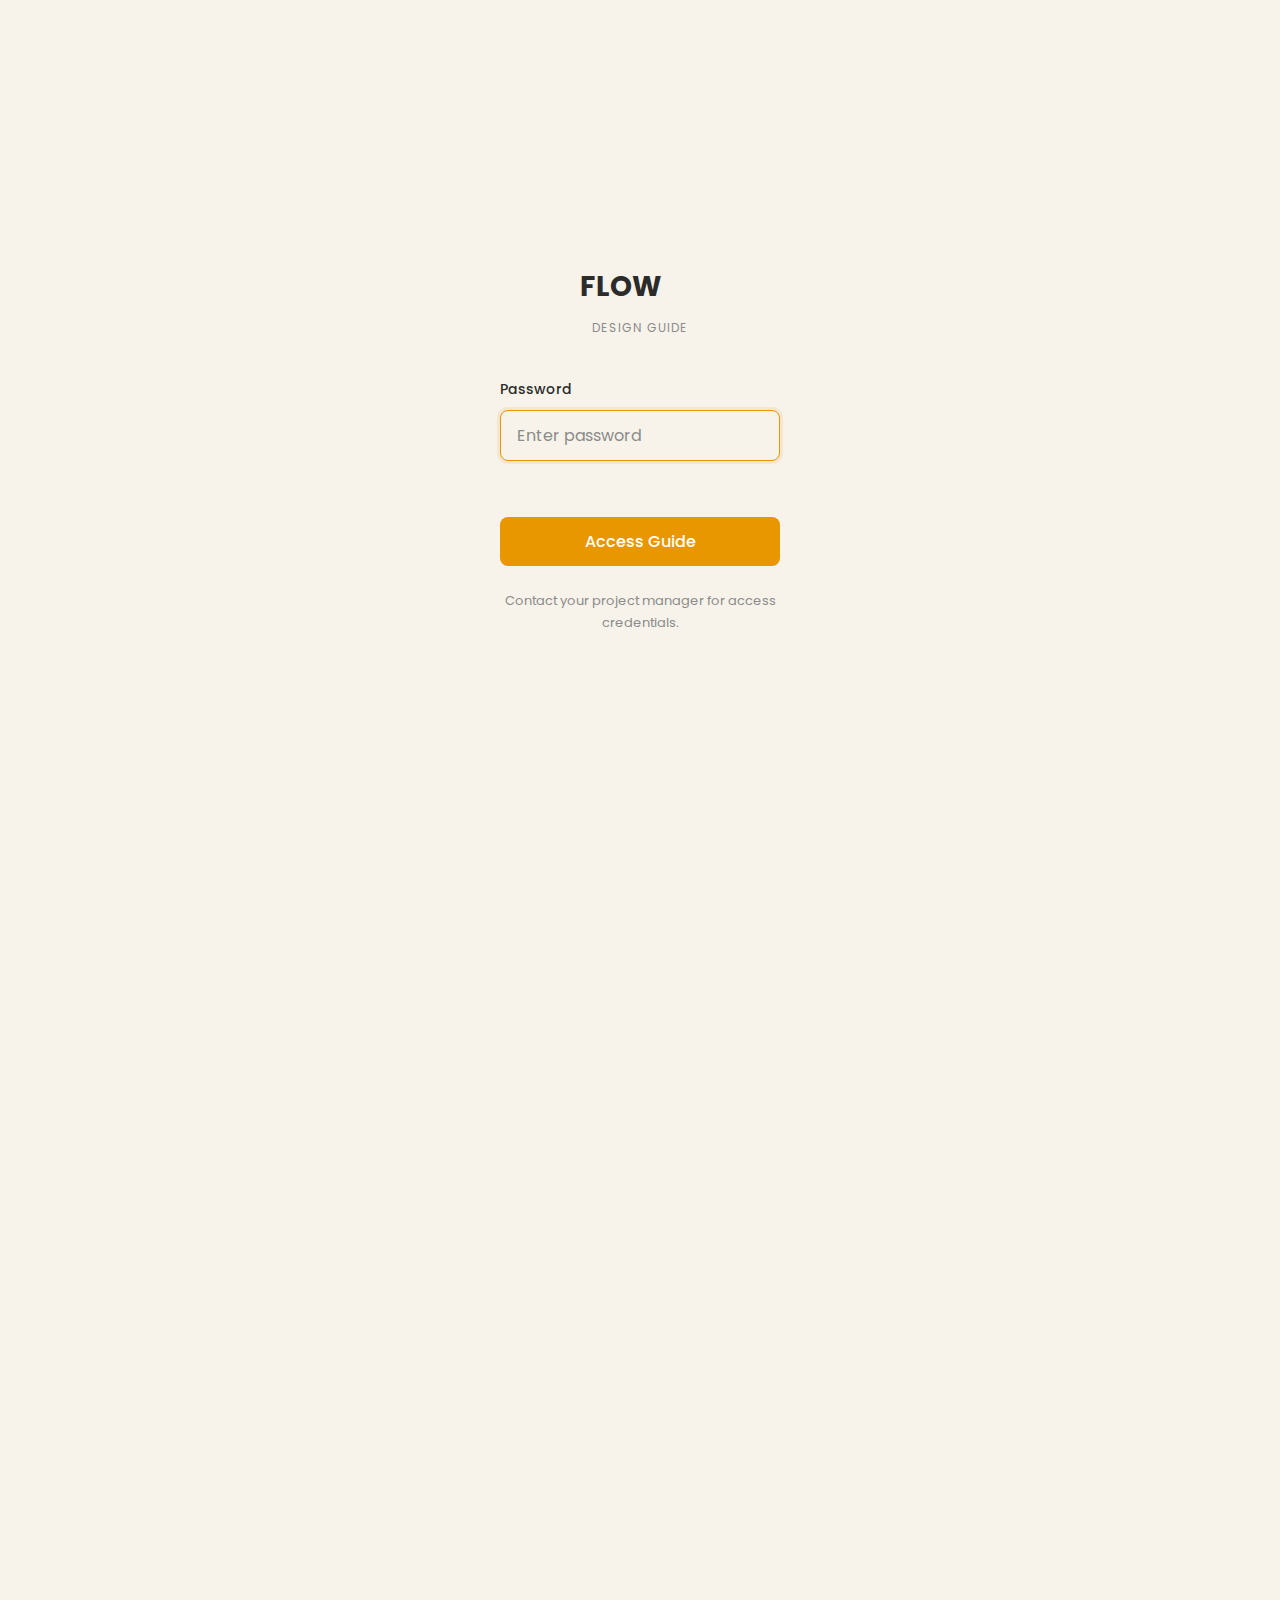
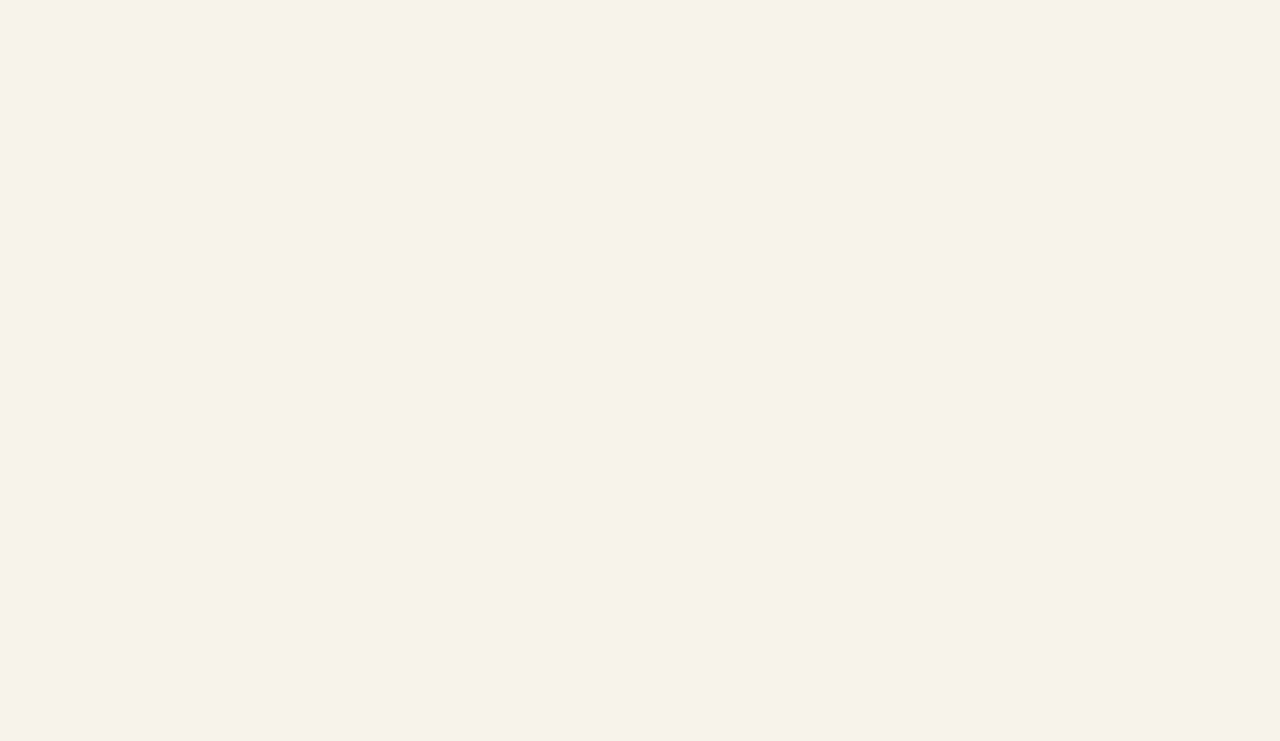
<file: standards/bim-models-filenaming.html>
<!DOCTYPE html>
<html lang="en" data-theme="light">
<head>
    <meta charset="UTF-8">
    <meta name="viewport" content="width=device-width, initial-scale=1.0">
    <title>BIM Models Filenaming Protocol | Flow Design Guide</title>
    <link rel="preconnect" href="https://fonts.googleapis.com">
    <link rel="preconnect" href="https://fonts.gstatic.com" crossorigin>
    <link href="https://fonts.googleapis.com/css2?family=Poppins:wght@300;400;500;600;700&display=swap" rel="stylesheet">
    <link rel="stylesheet" href="../css/styles.css">
    <style>
        /* Page-specific styles */

        /* Override max-width for this page */
        .main-content {
            max-width: none;
        }

        /* Page Meta Header */
        .page-meta {
            display: flex;
            justify-content: space-between;
            align-items: center;
            font-size: var(--text-xs);
            color: var(--color-text-muted);
            margin-bottom: var(--space-6);
            padding-bottom: var(--space-4);
            border-bottom: 1px solid var(--color-border);
        }

        .page-meta-section {
            text-transform: uppercase;
            letter-spacing: 0.05em;
        }

        /* Purpose section */
        .purpose-text {
            font-size: var(--text-base);
            color: var(--color-text-secondary);
            line-height: 1.7;
            max-width: 720px;
            margin-bottom: var(--space-8);
        }

        /* Filename Pattern Display */
        .filename-pattern {
            background: var(--color-bg-secondary);
            border: 1px solid var(--color-border);
            border-radius: var(--radius-lg);
            padding: var(--space-8);
            margin-bottom: var(--space-8);
            overflow-x: auto;
        }

        .pattern-numbers {
            display: flex;
            gap: 0;
            justify-content: center;
            margin-bottom: var(--space-4);
            font-size: var(--text-sm);
            color: var(--color-text-muted);
        }

        .pattern-numbers span {
            width: 80px;
            text-align: center;
        }

        .pattern-display {
            display: flex;
            align-items: center;
            justify-content: center;
            font-family: var(--font-mono);
            font-size: clamp(1.25rem, 3vw, 2rem);
            font-weight: 700;
            color: #E89700;
            gap: 0;
            flex-wrap: nowrap;
        }

        .pattern-segment {
            display: flex;
            flex-direction: column;
            align-items: center;
        }

        .pattern-segment .value {
            padding: 0 var(--space-1);
        }

        .pattern-separator {
            color: #E89700;
            padding: 0 2px;
        }

        .pattern-labels {
            display: flex;
            gap: 0;
            justify-content: center;
            margin-top: var(--space-4);
            font-size: var(--text-xs);
            color: var(--color-text-secondary);
        }

        .pattern-labels span {
            width: 80px;
            text-align: center;
            padding: 0 var(--space-1);
        }

        /* Code Tables Grid */
        .codes-grid {
            display: grid;
            grid-template-columns: repeat(auto-fit, minmax(200px, 1fr));
            gap: var(--space-6);
            margin-bottom: var(--space-8);
        }

        .code-table {
            background: var(--color-surface);
            border: 1px solid var(--color-border);
            border-radius: var(--radius-md);
            overflow: hidden;
        }

        .code-table-header {
            background: var(--color-bg-secondary);
            padding: var(--space-3) var(--space-4);
            border-bottom: 1px solid var(--color-border);
        }

        .code-table-header h3 {
            font-size: var(--text-sm);
            font-weight: 600;
            color: var(--color-text);
            margin: 0;
        }

        .code-table-body {
            padding: var(--space-3) var(--space-4);
        }

        .code-row {
            display: flex;
            gap: var(--space-3);
            padding: var(--space-2) 0;
            font-size: var(--text-sm);
            border-bottom: 1px solid var(--color-border-subtle);
        }

        .code-row:last-child {
            border-bottom: none;
        }

        .code-value {
            font-family: var(--font-mono);
            font-weight: 600;
            color: var(--color-primary);
            min-width: 36px;
            flex-shrink: 0;
        }

        .code-desc {
            color: var(--color-text-secondary);
        }

        /* How to Read Section */
        .how-to-read {
            background: var(--color-bg-secondary);
            border: 1px solid var(--color-border);
            border-radius: var(--radius-lg);
            padding: var(--space-6);
            margin-bottom: var(--space-8);
        }

        .how-to-read h3 {
            font-size: var(--text-base);
            font-weight: 600;
            color: var(--color-text);
            margin-bottom: var(--space-4);
        }

        .example-filename {
            font-family: var(--font-mono);
            font-size: var(--text-lg);
            font-weight: 600;
            color: #E89700;
            margin-bottom: var(--space-3);
        }

        .example-explanation {
            font-size: var(--text-sm);
            color: var(--color-text-secondary);
            font-style: italic;
            line-height: 1.6;
        }

        /* Related Topics */
        .related-section {
            margin-top: var(--space-10);
            padding-top: var(--space-6);
            border-top: 1px solid var(--color-border);
        }

        .related-section h3 {
            font-size: var(--text-sm);
            font-weight: 600;
            color: var(--color-text-muted);
            text-transform: uppercase;
            letter-spacing: 0.05em;
            margin-bottom: var(--space-4);
        }

        .related-links {
            display: flex;
            flex-wrap: wrap;
            gap: var(--space-3);
        }

        .related-link {
            display: inline-flex;
            align-items: center;
            gap: var(--space-2);
            padding: var(--space-2) var(--space-4);
            background: var(--color-surface);
            border: 1px solid var(--color-border);
            border-radius: var(--radius-md);
            color: var(--color-text);
            text-decoration: none;
            font-size: var(--text-sm);
            transition: all var(--transition-fast);
        }

        .related-link:hover {
            border-color: var(--color-primary);
            color: var(--color-primary);
        }

        .related-link svg {
            width: 16px;
            height: 16px;
            color: var(--color-text-muted);
        }

        .related-link:hover svg {
            color: var(--color-primary);
        }
    </style>
</head>
<body>
    <!-- Mobile Menu Toggle -->
    <button class="mobile-menu-toggle" aria-label="Toggle navigation">
        <span></span>
        <span></span>
        <span></span>
    </button>

    <!-- Sidebar Navigation -->
    <aside class="sidebar">
        <div class="sidebar-header">
            <a href="../index.html" class="logo">
                <svg viewBox="0 0 120 40" class="logo-svg">
                    <text x="0" y="30" font-family="Poppins, sans-serif" font-size="28" font-weight="700" fill="currentColor">FLOW</text>
                </svg>
            </a>
            <span class="logo-subtitle">Design Guide</span>
        </div>

        <div class="search-container">
            <input type="search" class="search-input" placeholder="Search..." aria-label="Search">
            <div class="search-results"></div>
        </div>

        <nav class="nav-menu">
            <div class="nav-section">
                <h3 class="nav-section-title">Getting Started</h3>
                <ul class="nav-list">
                    <li><a href="../index.html" class="nav-link">Overview</a></li>
                </ul>
            </div>

            <div class="nav-section">
                <h3 class="nav-section-title">Standards</h3>
                <ul class="nav-list">
                    <li><a href="drawing-sheet-naming.html" class="nav-link">Drawing Sheet Filenaming</a></li>
                    <li><a href="bim-folder-structure.html" class="nav-link">BIM Folder Structure</a></li>
                    <li><a href="bim-models-filenaming.html" class="nav-link active">BIM Models Filenaming</a></li>
                    <li><a href="bim-definitions.html" class="nav-link">BIM Definitions</a></li>
                    <li><a href="bim-abbreviations.html" class="nav-link">BIM Abbreviations</a></li>
                </ul>
            </div>

            <div class="nav-section">
                <h3 class="nav-section-title">Templates</h3>
                <ul class="nav-list">
                    <li><span class="nav-link disabled">Coming Soon</span></li>
                </ul>
            </div>

            <div class="nav-section">
                <h3 class="nav-section-title">Resources</h3>
                <ul class="nav-list">
                    <li><span class="nav-link disabled">Coming Soon</span></li>
                </ul>
            </div>
        </nav>

        <div class="sidebar-footer">
            <button class="theme-toggle" aria-label="Toggle dark mode">
                <svg class="icon-sun" viewBox="0 0 24 24" width="20" height="20" fill="none" stroke="currentColor" stroke-width="2">
                    <circle cx="12" cy="12" r="5"></circle>
                    <line x1="12" y1="1" x2="12" y2="3"></line>
                    <line x1="12" y1="21" x2="12" y2="23"></line>
                    <line x1="4.22" y1="4.22" x2="5.64" y2="5.64"></line>
                    <line x1="18.36" y1="18.36" x2="19.78" y2="19.78"></line>
                    <line x1="1" y1="12" x2="3" y2="12"></line>
                    <line x1="21" y1="12" x2="23" y2="12"></line>
                    <line x1="4.22" y1="19.78" x2="5.64" y2="18.36"></line>
                    <line x1="18.36" y1="5.64" x2="19.78" y2="4.22"></line>
                </svg>
                <svg class="icon-moon" viewBox="0 0 24 24" width="20" height="20" fill="none" stroke="currentColor" stroke-width="2">
                    <path d="M21 12.79A9 9 0 1 1 11.21 3 7 7 0 0 0 21 12.79z"></path>
                </svg>
            </button>
        </div>
    </aside>

    <!-- Main Content -->
    <main class="main-content">
        <div class="page-meta">
            <span class="page-meta-section">INTRO</span>
            <span>Design Guide Book - 001 / Rev: A</span>
        </div>

        <header class="page-header">
            <h1 class="page-title">BIM Models Filenaming Protocol</h1>
        </header>

        <div class="page-actions">
            <button class="btn btn-primary" onclick="window.print()">
                <svg viewBox="0 0 24 24" width="16" height="16" fill="none" stroke="currentColor" stroke-width="2">
                    <path d="M6 9V2h12v7"></path>
                    <path d="M6 18H4a2 2 0 0 1-2-2v-5a2 2 0 0 1 2-2h16a2 2 0 0 1 2 2v5a2 2 0 0 1-2 2h-2"></path>
                    <rect x="6" y="14" width="12" height="8"></rect>
                </svg>
                Export PDF
            </button>
        </div>

        <!-- Purpose -->
        <p class="purpose-text">A consistent BIM naming protocol drives scalability by turning complex data into a structured, automated system. It eliminates ambiguity, ensuring teams can instantly locate files and streamline coordination as projects grow.</p>

        <!-- Filename Pattern -->
        <div class="filename-pattern">
            <div class="pattern-numbers">
                <span>(1)</span>
                <span>(2)</span>
                <span>(3)</span>
                <span>(4)</span>
                <span>(5)</span>
                <span>(6)</span>
                <span>(7)</span>
            </div>
            <div class="pattern-display">
                <span class="pattern-segment"><span class="value">FLW</span></span>
                <span class="pattern-separator">-</span>
                <span class="pattern-segment"><span class="value">XXX</span></span>
                <span class="pattern-separator">-</span>
                <span class="pattern-segment"><span class="value">AR</span></span>
                <span class="pattern-separator">-</span>
                <span class="pattern-segment"><span class="value">OA</span></span>
                <span class="pattern-separator">-</span>
                <span class="pattern-segment"><span class="value">CS</span></span>
                <span class="pattern-separator">-</span>
                <span class="pattern-segment"><span class="value">RVT</span></span>
                <span class="pattern-separator">-</span>
                <span class="pattern-segment"><span class="value">0001</span></span>
            </div>
            <div class="pattern-labels">
                <span>Lead Consultant</span>
                <span>Project Code</span>
                <span>Discipline</span>
                <span>Zone</span>
                <span>Sub-zone</span>
                <span>Document Type</span>
                <span>Model Number</span>
            </div>
        </div>

        <!-- Code Tables -->
        <div class="codes-grid">
            <!-- Lead Consultant -->
            <div class="code-table">
                <div class="code-table-header">
                    <h3>Lead Consultant</h3>
                </div>
                <div class="code-table-body">
                    <div class="code-row">
                        <span class="code-value">FLW</span>
                        <span class="code-desc">Flow Design Team</span>
                    </div>
                </div>
            </div>

            <!-- Project Code -->
            <div class="code-table">
                <div class="code-table-header">
                    <h3>Project Code</h3>
                </div>
                <div class="code-table-body">
                    <div class="code-row">
                        <span class="code-value">OLA</span>
                        <span class="code-desc">Olaya</span>
                    </div>
                    <div class="code-row">
                        <span class="code-value">GRV</span>
                        <span class="code-desc">Grand View</span>
                    </div>
                    <div class="code-row">
                        <span class="code-value">WYN</span>
                        <span class="code-desc">Wynwood</span>
                    </div>
                </div>
            </div>

            <!-- Discipline -->
            <div class="code-table">
                <div class="code-table-header">
                    <h3>Discipline</h3>
                </div>
                <div class="code-table-body">
                    <div class="code-row">
                        <span class="code-value">GN</span>
                        <span class="code-desc">General</span>
                    </div>
                    <div class="code-row">
                        <span class="code-value">ID</span>
                        <span class="code-desc">Interior Design</span>
                    </div>
                    <div class="code-row">
                        <span class="code-value">AR</span>
                        <span class="code-desc">Architecture</span>
                    </div>
                    <div class="code-row">
                        <span class="code-value">LD</span>
                        <span class="code-desc">Landscape</span>
                    </div>
                    <div class="code-row">
                        <span class="code-value">ST</span>
                        <span class="code-desc">Structure</span>
                    </div>
                    <div class="code-row">
                        <span class="code-value">ME</span>
                        <span class="code-desc">Mechanical</span>
                    </div>
                    <div class="code-row">
                        <span class="code-value">PL</span>
                        <span class="code-desc">Plumbing</span>
                    </div>
                    <div class="code-row">
                        <span class="code-value">LV</span>
                        <span class="code-desc">Low Voltage</span>
                    </div>
                    <div class="code-row">
                        <span class="code-value">EL</span>
                        <span class="code-desc">Electrical</span>
                    </div>
                </div>
            </div>

            <!-- Zone -->
            <div class="code-table">
                <div class="code-table-header">
                    <h3>Zone</h3>
                </div>
                <div class="code-table-body">
                    <div class="code-row">
                        <span class="code-value">SW</span>
                        <span class="code-desc">Site Wide</span>
                    </div>
                    <div class="code-row">
                        <span class="code-value">OA</span>
                        <span class="code-desc">Overall</span>
                    </div>
                    <div class="code-row">
                        <span class="code-value">BA</span>
                        <span class="code-desc">Building A</span>
                    </div>
                    <div class="code-row">
                        <span class="code-value">BB</span>
                        <span class="code-desc">Building B</span>
                    </div>
                    <div class="code-row">
                        <span class="code-value">FM</span>
                        <span class="code-desc">Federated Model (For NWD)</span>
                    </div>
                </div>
            </div>

            <!-- Sub-Zone -->
            <div class="code-table">
                <div class="code-table-header">
                    <h3>Sub-Zone</h3>
                </div>
                <div class="code-table-body">
                    <div class="code-row">
                        <span class="code-value">BS</span>
                        <span class="code-desc">Basement</span>
                    </div>
                    <div class="code-row">
                        <span class="code-value">GR</span>
                        <span class="code-desc">Ground</span>
                    </div>
                    <div class="code-row">
                        <span class="code-value">PD</span>
                        <span class="code-desc">Podium</span>
                    </div>
                    <div class="code-row">
                        <span class="code-value">AS</span>
                        <span class="code-desc">Amenities & Services Floors</span>
                    </div>
                    <div class="code-row">
                        <span class="code-value">RF</span>
                        <span class="code-desc">Roof</span>
                    </div>
                    <div class="code-row">
                        <span class="code-value">CS</span>
                        <span class="code-desc">Core, Stair & Arc-Structure</span>
                    </div>
                    <div class="code-row">
                        <span class="code-value">FC</span>
                        <span class="code-desc">Facade</span>
                    </div>
                    <div class="code-row">
                        <span class="code-value">US</span>
                        <span class="code-desc">Studio</span>
                    </div>
                    <div class="code-row">
                        <span class="code-value">U1</span>
                        <span class="code-desc">1 Bedroom (1BR)</span>
                    </div>
                    <div class="code-row">
                        <span class="code-value">U2</span>
                        <span class="code-desc">2 Bedroom (2BR)</span>
                    </div>
                    <div class="code-row">
                        <span class="code-value">U3</span>
                        <span class="code-desc">3 Bedroom (3BR)</span>
                    </div>
                    <div class="code-row">
                        <span class="code-value">U4</span>
                        <span class="code-desc">4 Bedroom (4BR)</span>
                    </div>
                    <div class="code-row">
                        <span class="code-value">RE</span>
                        <span class="code-desc">Residential Type</span>
                    </div>
                </div>
            </div>

            <!-- Document Type -->
            <div class="code-table">
                <div class="code-table-header">
                    <h3>Document Type</h3>
                </div>
                <div class="code-table-body">
                    <div class="code-row">
                        <span class="code-value">RVT</span>
                        <span class="code-desc">Revit Models</span>
                    </div>
                    <div class="code-row">
                        <span class="code-value">NWC</span>
                        <span class="code-desc">Navisworks NWC</span>
                    </div>
                    <div class="code-row">
                        <span class="code-value">NWD</span>
                        <span class="code-desc">Navisworks NWD</span>
                    </div>
                    <div class="code-row">
                        <span class="code-value">DWG</span>
                        <span class="code-desc">AutoCAD</span>
                    </div>
                    <div class="code-row">
                        <span class="code-value">DOC</span>
                        <span class="code-desc">Document</span>
                    </div>
                    <div class="code-row">
                        <span class="code-value">RPT</span>
                        <span class="code-desc">Report</span>
                    </div>
                </div>
            </div>

            <!-- Model Number -->
            <div class="code-table">
                <div class="code-table-header">
                    <h3>Model Number</h3>
                </div>
                <div class="code-table-body">
                    <div class="code-row">
                        <span class="code-value">0001</span>
                        <span class="code-desc">Version 1</span>
                    </div>
                    <div class="code-row">
                        <span class="code-value">0002</span>
                        <span class="code-desc">Version 2</span>
                    </div>
                </div>
            </div>
        </div>

        <!-- How to Read -->
        <div class="how-to-read">
            <h3>How to Read</h3>
            <div class="example-filename">FLW-OLA-AR-OA-GR-RVT-0002</div>
            <p class="example-explanation">"Architectural Revit model, showing overall site, showing only ground floor, second revision."</p>
        </div>

        <!-- Related Topics -->
        <div class="related-section">
            <h3>Related Standards</h3>
            <div class="related-links">
                <a href="drawing-sheet-naming.html" class="related-link">
                    <svg viewBox="0 0 24 24" fill="none" stroke="currentColor" stroke-width="2">
                        <path d="M14 2H6a2 2 0 0 0-2 2v16a2 2 0 0 0 2 2h12a2 2 0 0 0 2-2V8z"></path>
                        <polyline points="14 2 14 8 20 8"></polyline>
                    </svg>
                    Drawing Sheet Filenaming
                </a>
                <a href="bim-folder-structure.html" class="related-link">
                    <svg viewBox="0 0 24 24" fill="none" stroke="currentColor" stroke-width="2">
                        <path d="M22 19a2 2 0 0 1-2 2H4a2 2 0 0 1-2-2V5a2 2 0 0 1 2-2h5l2 3h9a2 2 0 0 1 2 2z"></path>
                    </svg>
                    BIM Folder Structure
                </a>
            </div>
        </div>
    </main>

    <script src="../js/nav.js"></script>
    <script src="../js/auth.js"></script>
</body>
</html>
</file>
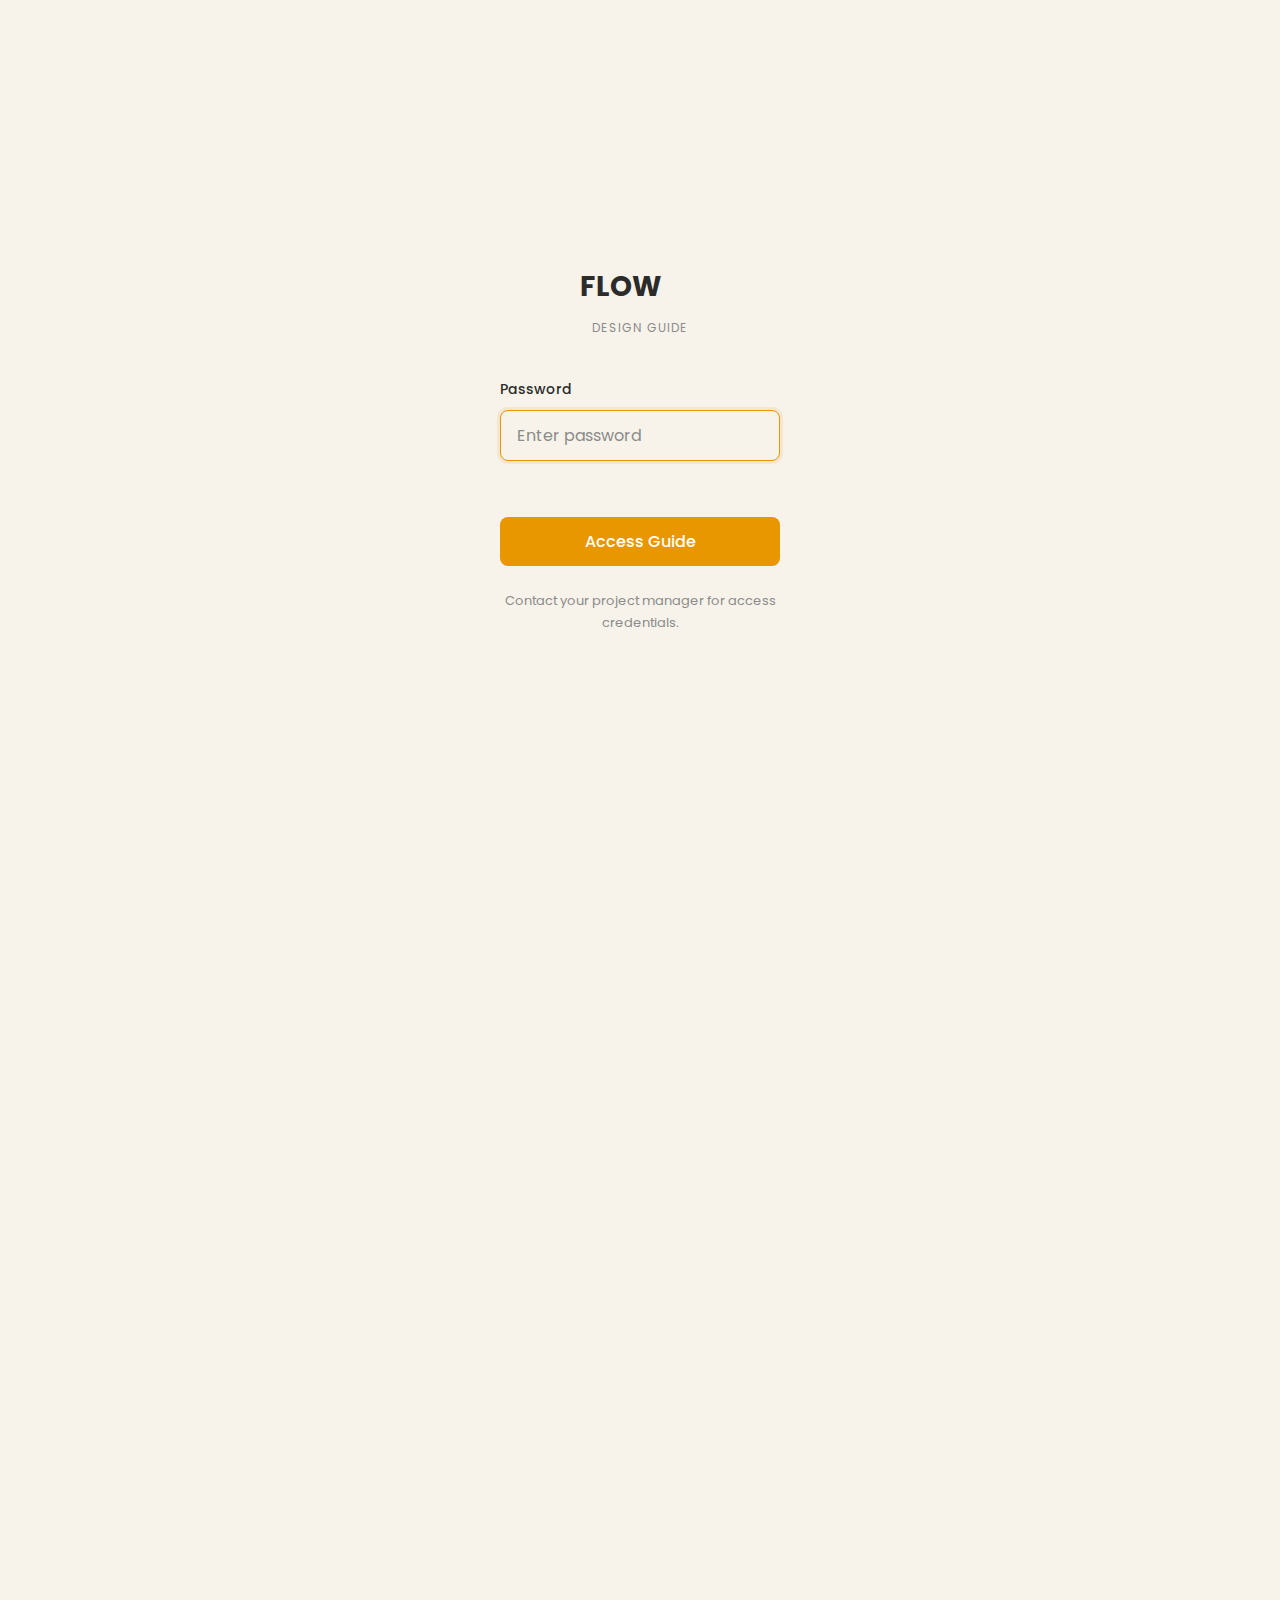
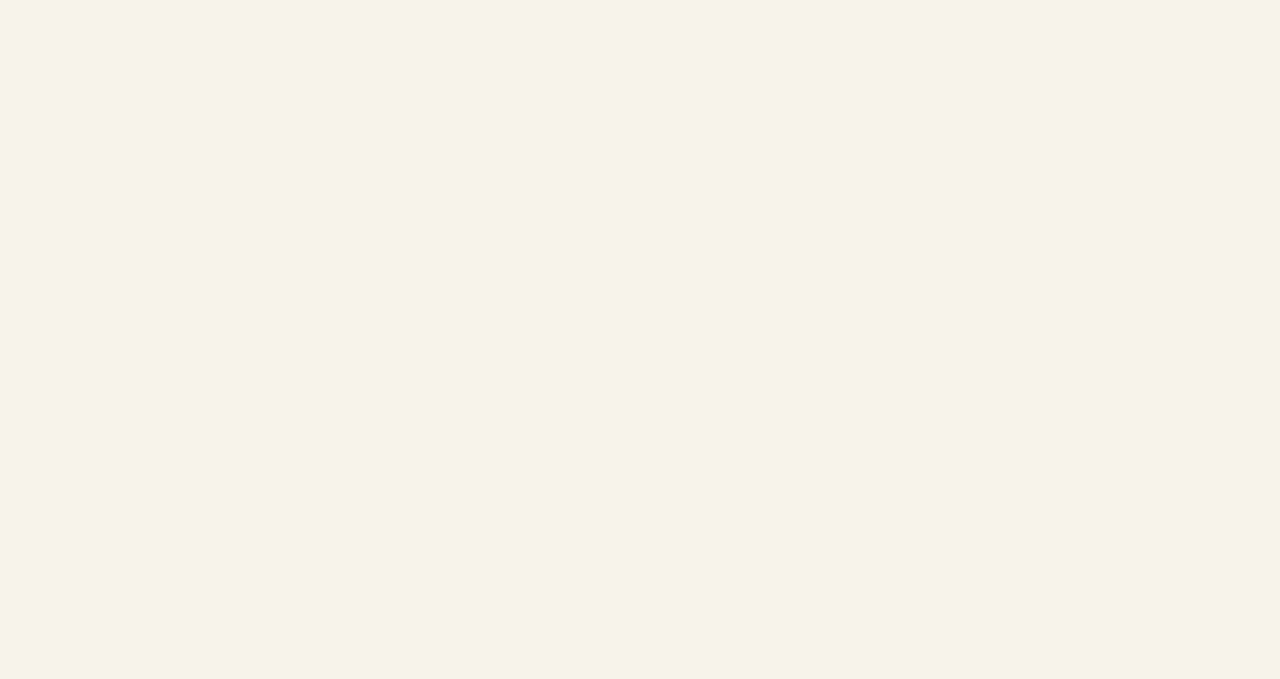
<file: standards/drawing-sheet-naming.html>
<!DOCTYPE html>
<html lang="en" data-theme="light">
<head>
    <meta charset="UTF-8">
    <meta name="viewport" content="width=device-width, initial-scale=1.0">
    <title>Drawing Sheet Filenaming Protocol | Flow Design Guide</title>
    <link rel="preconnect" href="https://fonts.googleapis.com">
    <link rel="preconnect" href="https://fonts.gstatic.com" crossorigin>
    <link href="https://fonts.googleapis.com/css2?family=Poppins:wght@300;400;500;600;700&display=swap" rel="stylesheet">
    <link rel="stylesheet" href="../css/styles.css">
    <style>
        /* Page-specific styles */

        /* Override max-width for this page */
        .main-content {
            max-width: none;
        }

        /* Page Meta Header */
        .page-meta {
            display: flex;
            justify-content: space-between;
            align-items: center;
            font-size: var(--text-xs);
            color: var(--color-text-muted);
            margin-bottom: var(--space-6);
            padding-bottom: var(--space-4);
            border-bottom: 1px solid var(--color-border);
        }

        .page-meta-section {
            text-transform: uppercase;
            letter-spacing: 0.05em;
        }

        /* Purpose section */
        .purpose-text {
            font-size: var(--text-base);
            color: var(--color-text-secondary);
            line-height: 1.7;
            max-width: 720px;
            margin-bottom: var(--space-8);
        }

        /* Filename Pattern Display */
        .filename-pattern {
            background: var(--color-bg-secondary);
            border: 1px solid var(--color-border);
            border-radius: var(--radius-lg);
            padding: var(--space-8);
            margin-bottom: var(--space-8);
            overflow-x: auto;
        }

        .pattern-numbers {
            display: flex;
            gap: 0;
            justify-content: center;
            margin-bottom: var(--space-4);
            font-size: var(--text-sm);
            color: var(--color-text-muted);
        }

        .pattern-numbers span {
            width: 80px;
            text-align: center;
        }

        .pattern-display {
            display: flex;
            align-items: center;
            justify-content: center;
            font-family: var(--font-mono);
            font-size: clamp(1.25rem, 3vw, 2rem);
            font-weight: 700;
            color: #E89700;
            gap: 0;
            flex-wrap: nowrap;
        }

        .pattern-segment {
            display: flex;
            flex-direction: column;
            align-items: center;
        }

        .pattern-segment .value {
            padding: 0 var(--space-1);
        }

        .pattern-separator {
            color: #E89700;
            padding: 0 2px;
        }

        .pattern-labels {
            display: flex;
            gap: 0;
            justify-content: center;
            margin-top: var(--space-4);
            font-size: var(--text-xs);
            color: var(--color-text-secondary);
        }

        .pattern-labels span {
            width: 80px;
            text-align: center;
            padding: 0 var(--space-1);
        }

        /* Code Tables Grid */
        .codes-grid {
            display: grid;
            grid-template-columns: repeat(auto-fit, minmax(200px, 1fr));
            gap: var(--space-6);
            margin-bottom: var(--space-8);
        }

        .code-table {
            background: var(--color-surface);
            border: 1px solid var(--color-border);
            border-radius: var(--radius-md);
            overflow: hidden;
        }

        .code-table-header {
            background: var(--color-bg-secondary);
            padding: var(--space-3) var(--space-4);
            border-bottom: 1px solid var(--color-border);
        }

        .code-table-header h3 {
            font-size: var(--text-sm);
            font-weight: 600;
            color: var(--color-text);
            margin: 0;
        }

        .code-table-body {
            padding: var(--space-3) var(--space-4);
        }

        .code-row {
            display: flex;
            gap: var(--space-3);
            padding: var(--space-2) 0;
            font-size: var(--text-sm);
            border-bottom: 1px solid var(--color-border-subtle);
        }

        .code-row:last-child {
            border-bottom: none;
        }

        .code-value {
            font-family: var(--font-mono);
            font-weight: 600;
            color: var(--color-primary);
            min-width: 36px;
            flex-shrink: 0;
        }

        .code-desc {
            color: var(--color-text-secondary);
        }

        .code-note {
            font-size: var(--text-xs);
            color: var(--color-text-muted);
            font-style: italic;
            margin-top: var(--space-2);
            padding-top: var(--space-2);
            border-top: 1px dashed var(--color-border);
        }

        /* How to Read Section */
        .how-to-read {
            background: var(--color-bg-secondary);
            border: 1px solid var(--color-border);
            border-radius: var(--radius-lg);
            padding: var(--space-6);
            margin-bottom: var(--space-8);
        }

        .how-to-read h3 {
            font-size: var(--text-base);
            font-weight: 600;
            color: var(--color-text);
            margin-bottom: var(--space-4);
        }

        .example-filename {
            font-family: var(--font-mono);
            font-size: var(--text-lg);
            font-weight: 600;
            color: #E89700;
            margin-bottom: var(--space-3);
        }

        .example-explanation {
            font-size: var(--text-sm);
            color: var(--color-text-secondary);
            font-style: italic;
            line-height: 1.6;
        }

        /* Related Topics */
        .related-section {
            margin-top: var(--space-10);
            padding-top: var(--space-6);
            border-top: 1px solid var(--color-border);
        }

        .related-section h3 {
            font-size: var(--text-sm);
            font-weight: 600;
            color: var(--color-text-muted);
            text-transform: uppercase;
            letter-spacing: 0.05em;
            margin-bottom: var(--space-4);
        }

        .related-links {
            display: flex;
            flex-wrap: wrap;
            gap: var(--space-3);
        }

        .related-link {
            display: inline-flex;
            align-items: center;
            gap: var(--space-2);
            padding: var(--space-2) var(--space-4);
            background: var(--color-surface);
            border: 1px solid var(--color-border);
            border-radius: var(--radius-md);
            color: var(--color-text);
            text-decoration: none;
            font-size: var(--text-sm);
            transition: all var(--transition-fast);
        }

        .related-link:hover {
            border-color: var(--color-primary);
            color: var(--color-primary);
        }

        .related-link svg {
            width: 16px;
            height: 16px;
            color: var(--color-text-muted);
        }

        .related-link:hover svg {
            color: var(--color-primary);
        }
    </style>
</head>
<body>
    <!-- Mobile Menu Toggle -->
    <button class="mobile-menu-toggle" aria-label="Toggle navigation">
        <span></span>
        <span></span>
        <span></span>
    </button>

    <!-- Sidebar Navigation -->
    <aside class="sidebar">
        <div class="sidebar-header">
            <a href="../index.html" class="logo">
                <svg viewBox="0 0 120 40" class="logo-svg">
                    <text x="0" y="30" font-family="Poppins, sans-serif" font-size="28" font-weight="700" fill="currentColor">FLOW</text>
                </svg>
            </a>
            <span class="logo-subtitle">Design Guide</span>
        </div>

        <div class="search-container">
            <input type="search" class="search-input" placeholder="Search..." aria-label="Search">
            <div class="search-results"></div>
        </div>

        <nav class="nav-menu">
            <div class="nav-section">
                <h3 class="nav-section-title">Getting Started</h3>
                <ul class="nav-list">
                    <li><a href="../index.html" class="nav-link">Overview</a></li>
                </ul>
            </div>

            <div class="nav-section">
                <h3 class="nav-section-title">Standards</h3>
                <ul class="nav-list">
                    <li><a href="drawing-sheet-naming.html" class="nav-link active">Drawing Sheet Filenaming</a></li>
                    <li><a href="bim-folder-structure.html" class="nav-link">BIM Folder Structure</a></li>
                    <li><a href="bim-models-filenaming.html" class="nav-link">BIM Models Filenaming</a></li>
                </ul>
            </div>

            <div class="nav-section">
                <h3 class="nav-section-title">Templates</h3>
                <ul class="nav-list">
                    <li><span class="nav-link disabled">Coming Soon</span></li>
                </ul>
            </div>

            <div class="nav-section">
                <h3 class="nav-section-title">Resources</h3>
                <ul class="nav-list">
                    <li><span class="nav-link disabled">Coming Soon</span></li>
                </ul>
            </div>
        </nav>

        <div class="sidebar-footer">
            <button class="theme-toggle" aria-label="Toggle dark mode">
                <svg class="icon-sun" viewBox="0 0 24 24" width="20" height="20" fill="none" stroke="currentColor" stroke-width="2">
                    <circle cx="12" cy="12" r="5"></circle>
                    <line x1="12" y1="1" x2="12" y2="3"></line>
                    <line x1="12" y1="21" x2="12" y2="23"></line>
                    <line x1="4.22" y1="4.22" x2="5.64" y2="5.64"></line>
                    <line x1="18.36" y1="18.36" x2="19.78" y2="19.78"></line>
                    <line x1="1" y1="12" x2="3" y2="12"></line>
                    <line x1="21" y1="12" x2="23" y2="12"></line>
                    <line x1="4.22" y1="19.78" x2="5.64" y2="18.36"></line>
                    <line x1="18.36" y1="5.64" x2="19.78" y2="4.22"></line>
                </svg>
                <svg class="icon-moon" viewBox="0 0 24 24" width="20" height="20" fill="none" stroke="currentColor" stroke-width="2">
                    <path d="M21 12.79A9 9 0 1 1 11.21 3 7 7 0 0 0 21 12.79z"></path>
                </svg>
            </button>
        </div>
    </aside>

    <!-- Main Content -->
    <main class="main-content">
        <div class="page-meta">
            <span class="page-meta-section">INTRO</span>
            <span>Design Guide Book - 001 / Rev: A</span>
        </div>

        <header class="page-header">
            <h1 class="page-title">Drawing Sheet Filenaming Protocol</h1>
        </header>

        <div class="page-actions">
            <button class="btn btn-primary" onclick="window.print()">
                <svg viewBox="0 0 24 24" width="16" height="16" fill="none" stroke="currentColor" stroke-width="2">
                    <path d="M6 9V2h12v7"></path>
                    <path d="M6 18H4a2 2 0 0 1-2-2v-5a2 2 0 0 1 2-2h16a2 2 0 0 1 2 2v5a2 2 0 0 1-2 2h-2"></path>
                    <rect x="6" y="14" width="12" height="8"></rect>
                </svg>
                Export PDF
            </button>
        </div>

        <!-- Filename Pattern -->
        <div class="filename-pattern">
            <div class="pattern-numbers">
                <span>(1)</span>
                <span>(2)</span>
                <span>(3)</span>
                <span>(4)</span>
                <span>(5)</span>
                <span>(6)</span>
                <span>(7)</span>
                <span>(8)</span>
                <span>(9)</span>
            </div>
            <div class="pattern-display">
                <span class="pattern-segment"><span class="value">FLW</span></span>
                <span class="pattern-separator">-</span>
                <span class="pattern-segment"><span class="value">XXX</span></span>
                <span class="pattern-separator">-</span>
                <span class="pattern-segment"><span class="value">DWG</span></span>
                <span class="pattern-separator">-</span>
                <span class="pattern-segment"><span class="value">OA</span></span>
                <span class="pattern-separator">-</span>
                <span class="pattern-segment"><span class="value">PD</span></span>
                <span class="pattern-separator">-</span>
                <span class="pattern-segment"><span class="value">AR</span></span>
                <span class="pattern-separator">-</span>
                <span class="pattern-segment"><span class="value">101</span></span>
                <span class="pattern-separator">-</span>
                <span class="pattern-segment"><span class="value">LEVEL 00</span></span>
                <span class="pattern-separator">-</span>
                <span class="pattern-segment"><span class="value">01</span></span>
            </div>
            <div class="pattern-labels">
                <span>Lead Consultant</span>
                <span>Project Code</span>
                <span>Document Type</span>
                <span>Zone</span>
                <span>Sub-zone</span>
                <span>Discipline</span>
                <span>Sheet Series</span>
                <span>Descriptor</span>
                <span>Revision No.</span>
            </div>
        </div>

        <!-- Code Tables -->
        <div class="codes-grid">
            <!-- Lead Consultant -->
            <div class="code-table">
                <div class="code-table-header">
                    <h3>Lead Consultant</h3>
                </div>
                <div class="code-table-body">
                    <div class="code-row">
                        <span class="code-value">FLW</span>
                        <span class="code-desc">Flow Design Team</span>
                    </div>
                </div>
            </div>

            <!-- Project Code -->
            <div class="code-table">
                <div class="code-table-header">
                    <h3>Project Code</h3>
                </div>
                <div class="code-table-body">
                    <div class="code-row">
                        <span class="code-value">OLA</span>
                        <span class="code-desc">Olaya</span>
                    </div>
                    <div class="code-row">
                        <span class="code-value">GRV</span>
                        <span class="code-desc">Grand View</span>
                    </div>
                    <div class="code-row">
                        <span class="code-value">WYN</span>
                        <span class="code-desc">Wynwood</span>
                    </div>
                </div>
            </div>

            <!-- Document Type -->
            <div class="code-table">
                <div class="code-table-header">
                    <h3>Document Type</h3>
                </div>
                <div class="code-table-body">
                    <div class="code-row">
                        <span class="code-value">DWG</span>
                        <span class="code-desc">Drawing</span>
                    </div>
                    <div class="code-row">
                        <span class="code-value">SPC</span>
                        <span class="code-desc">Specification</span>
                    </div>
                    <div class="code-row">
                        <span class="code-value">PPT</span>
                        <span class="code-desc">Presentation</span>
                    </div>
                    <div class="code-row">
                        <span class="code-value">SCH</span>
                        <span class="code-desc">Schedule</span>
                    </div>
                    <div class="code-row">
                        <span class="code-value">RPT</span>
                        <span class="code-desc">Report</span>
                    </div>
                </div>
            </div>

            <!-- Zone -->
            <div class="code-table">
                <div class="code-table-header">
                    <h3>Zone</h3>
                </div>
                <div class="code-table-body">
                    <div class="code-row">
                        <span class="code-value">SW</span>
                        <span class="code-desc">Site Wide</span>
                    </div>
                    <div class="code-row">
                        <span class="code-value">OA</span>
                        <span class="code-desc">Overall</span>
                    </div>
                    <div class="code-row">
                        <span class="code-value">BA</span>
                        <span class="code-desc">Building A</span>
                    </div>
                    <div class="code-row">
                        <span class="code-value">BB</span>
                        <span class="code-desc">Building B</span>
                    </div>
                </div>
            </div>

            <!-- Sub-Zone -->
            <div class="code-table">
                <div class="code-table-header">
                    <h3>Sub-Zone</h3>
                </div>
                <div class="code-table-body">
                    <div class="code-row">
                        <span class="code-value">BS</span>
                        <span class="code-desc">Basement</span>
                    </div>
                    <div class="code-row">
                        <span class="code-value">GR</span>
                        <span class="code-desc">Ground</span>
                    </div>
                    <div class="code-row">
                        <span class="code-value">PD</span>
                        <span class="code-desc">Podium</span>
                    </div>
                    <div class="code-row">
                        <span class="code-value">AS</span>
                        <span class="code-desc">Amenities & Services Floors</span>
                    </div>
                    <div class="code-row">
                        <span class="code-value">RF</span>
                        <span class="code-desc">Roof</span>
                    </div>
                    <div class="code-row">
                        <span class="code-value">CS</span>
                        <span class="code-desc">Core, Stair & Arc-Structure</span>
                    </div>
                    <div class="code-row">
                        <span class="code-value">FC</span>
                        <span class="code-desc">Facade</span>
                    </div>
                    <div class="code-row">
                        <span class="code-value">US</span>
                        <span class="code-desc">Studio</span>
                    </div>
                    <div class="code-row">
                        <span class="code-value">U1</span>
                        <span class="code-desc">1 Bedroom (1BR)</span>
                    </div>
                    <div class="code-row">
                        <span class="code-value">U2</span>
                        <span class="code-desc">2 Bedroom (2BR)</span>
                    </div>
                    <div class="code-row">
                        <span class="code-value">U3</span>
                        <span class="code-desc">3 Bedroom (3BR)</span>
                    </div>
                    <div class="code-row">
                        <span class="code-value">U4</span>
                        <span class="code-desc">4 Bedroom (4BR)</span>
                    </div>
                    <div class="code-row">
                        <span class="code-value">RE</span>
                        <span class="code-desc">Residential Type</span>
                    </div>
                </div>
            </div>

            <!-- Discipline -->
            <div class="code-table">
                <div class="code-table-header">
                    <h3>Discipline</h3>
                </div>
                <div class="code-table-body">
                    <div class="code-row">
                        <span class="code-value">GN</span>
                        <span class="code-desc">General</span>
                    </div>
                    <div class="code-row">
                        <span class="code-value">ID</span>
                        <span class="code-desc">Interior Design</span>
                    </div>
                    <div class="code-row">
                        <span class="code-value">AR</span>
                        <span class="code-desc">Architecture</span>
                    </div>
                    <div class="code-row">
                        <span class="code-value">LD</span>
                        <span class="code-desc">Landscape</span>
                    </div>
                    <div class="code-row">
                        <span class="code-value">ST</span>
                        <span class="code-desc">Structure</span>
                    </div>
                    <div class="code-row">
                        <span class="code-value">ME</span>
                        <span class="code-desc">Mechanical</span>
                    </div>
                    <div class="code-row">
                        <span class="code-value">PL</span>
                        <span class="code-desc">Plumbing</span>
                    </div>
                    <div class="code-row">
                        <span class="code-value">LV</span>
                        <span class="code-desc">Low Voltage</span>
                    </div>
                    <div class="code-row">
                        <span class="code-value">EL</span>
                        <span class="code-desc">Electrical</span>
                    </div>
                </div>
            </div>

            <!-- Sheet Series -->
            <div class="code-table">
                <div class="code-table-header">
                    <h3>Sheet Series</h3>
                </div>
                <div class="code-table-body">
                    <div class="code-row">
                        <span class="code-value">000</span>
                        <span class="code-desc">General Sheets</span>
                    </div>
                    <div class="code-row">
                        <span class="code-value">090</span>
                        <span class="code-desc">SOP & Basement Plans</span>
                    </div>
                    <div class="code-row">
                        <span class="code-value">100</span>
                        <span class="code-desc">Floor Plans</span>
                    </div>
                    <div class="code-row">
                        <span class="code-value">125</span>
                        <span class="code-desc">Reflected Ceiling Plans</span>
                    </div>
                    <div class="code-row">
                        <span class="code-value">150</span>
                        <span class="code-desc">Flooring Plans</span>
                    </div>
                    <p class="code-note">Refer to Pg. 6 "Sheet Series"</p>
                </div>
            </div>

            <!-- Descriptor -->
            <div class="code-table">
                <div class="code-table-header">
                    <h3>Descriptor</h3>
                </div>
                <div class="code-table-body">
                    <div class="code-row">
                        <span class="code-value">LEVEL 00</span>
                        <span class="code-desc"></span>
                    </div>
                    <div class="code-row">
                        <span class="code-value">LEVEL 15</span>
                        <span class="code-desc"></span>
                    </div>
                    <div class="code-row">
                        <span class="code-value">NORTH ELEVATION</span>
                        <span class="code-desc"></span>
                    </div>
                    <div class="code-row">
                        <span class="code-value">WALL SECTION 01</span>
                        <span class="code-desc"></span>
                    </div>
                    <div class="code-row">
                        <span class="code-value">UNIT TYPE A</span>
                        <span class="code-desc"></span>
                    </div>
                </div>
            </div>

            <!-- Revision No. -->
            <div class="code-table">
                <div class="code-table-header">
                    <h3>Revision No.</h3>
                </div>
                <div class="code-table-body">
                    <div class="code-row">
                        <span class="code-value">00</span>
                        <span class="code-desc">Initial Issue</span>
                    </div>
                    <div class="code-row">
                        <span class="code-value">01</span>
                        <span class="code-desc">First Revision</span>
                    </div>
                    <div class="code-row">
                        <span class="code-value">02</span>
                        <span class="code-desc">Second Revision</span>
                    </div>
                    <p class="code-note">Increment for each issued change. Internal drafts use 00.</p>
                </div>
            </div>
        </div>

        <!-- How to Read -->
        <div class="how-to-read">
            <h3>How to Read</h3>
            <div class="example-filename">FLW-OLA-DWG-TA-AR-201-NORTH ELEV-02</div>
            <p class="example-explanation">"Architectural elevation on Sheet #201, showing the north elevation of Tower A at Flow Olaya, second revision."</p>
        </div>

        <!-- Related Topics -->
        <div class="related-section">
            <h3>Related Standards</h3>
            <div class="related-links">
                <a href="bim-folder-structure.html" class="related-link">
                    <svg viewBox="0 0 24 24" fill="none" stroke="currentColor" stroke-width="2">
                        <path d="M22 19a2 2 0 0 1-2 2H4a2 2 0 0 1-2-2V5a2 2 0 0 1 2-2h5l2 3h9a2 2 0 0 1 2 2z"></path>
                    </svg>
                    BIM Folder Structure
                </a>
                <a href="bim-models-filenaming.html" class="related-link">
                    <svg viewBox="0 0 24 24" fill="none" stroke="currentColor" stroke-width="2">
                        <path d="M14 2H6a2 2 0 0 0-2 2v16a2 2 0 0 0 2 2h12a2 2 0 0 0 2-2V8z"></path>
                        <polyline points="14 2 14 8 20 8"></polyline>
                    </svg>
                    BIM Models Filenaming
                </a>
            </div>
        </div>
    </main>

    <script src="../js/nav.js"></script>
    <script src="../js/auth.js"></script>
</body>
</html>
</file>
<file: css/styles.css>
/* ========================================
   Flow Design Guide - Global Styles
   Inspired by Radix UI Documentation
   ======================================== */

:root {
  /* Flow Brand Colors - Light Mode */
  /* Base: moonlight (warm cream tones) + midnight (dark grays) + accent (teal) */
  --color-primary: #418083;           /* accent/700 - teal */
  --color-primary-dark: #2D595B;      /* accent/800 - darker teal */
  --color-primary-light: rgba(65, 128, 131, 0.1);
  --color-bg: #F7F3EA;                /* moonlight/300 - cream background */
  --color-bg-secondary: #F5F1E5;      /* moonlight/400 */
  --color-surface: #F0EBE0;           /* moonlight/500 */
  --color-border: #DDD8CB;            /* moonlight/600 */
  --color-border-subtle: #E8E3D7;     /* moonlight/550 (interpolated) */
  --color-text: #2B2B2B;              /* midnight/700 */
  --color-text-secondary: #646464;    /* midnight/400 */
  --color-text-muted: #8B8B8B;        /* midnight/300 */

  /* Additional accent colors */
  --color-jade: #29A383;              /* jade/500 - success/green */
  --color-rose: #C4314B;              /* rose/500 - error/red */
  --color-sunlight: #FFD666;          /* sunlight/400 - warning/yellow */

  /* Spacing - More generous like Radix */
  --space-1: 4px;
  --space-2: 8px;
  --space-3: 12px;
  --space-4: 16px;
  --space-5: 20px;
  --space-6: 24px;
  --space-7: 28px;
  --space-8: 32px;
  --space-9: 40px;
  --space-10: 48px;
  --space-11: 64px;

  /* Typography - Refined scale */
  --font-family: 'Poppins', -apple-system, BlinkMacSystemFont, 'Segoe UI', sans-serif;
  --font-mono: 'SF Mono', 'Fira Code', 'Fira Mono', monospace;
  --text-xs: 0.75rem;
  --text-sm: 0.875rem;
  --text-base: 1rem;
  --text-lg: 1.125rem;
  --text-xl: 1.25rem;
  --text-2xl: 1.5rem;
  --text-3xl: 2rem;

  /* Border Radius */
  --radius-sm: 4px;
  --radius-md: 8px;
  --radius-lg: 12px;
  --radius-xl: 16px;

  /* Shadows - Subtle like Radix */
  --shadow-sm: 0 1px 2px 0 rgb(0 0 0 / 0.05);
  --shadow-md: 0 4px 6px -1px rgb(0 0 0 / 0.1), 0 2px 4px -2px rgb(0 0 0 / 0.1);
  --shadow-lg: 0 10px 15px -3px rgb(0 0 0 / 0.1), 0 4px 6px -4px rgb(0 0 0 / 0.1);

  /* Transitions */
  --transition-fast: 150ms cubic-bezier(0.4, 0, 0.2, 1);
  --transition-normal: 200ms cubic-bezier(0.4, 0, 0.2, 1);

  /* Layout */
  --sidebar-width: 260px;
  --toc-width: 220px;
  --content-max-width: 720px;
}

/* Flow Brand Colors - Dark Mode */
[data-theme="dark"] {
  --color-primary: #5DD7DC;           /* accent/300 - light teal */
  --color-primary-dark: #418083;      /* accent/700 */
  --color-primary-light: rgba(93, 215, 220, 0.15);
  --color-bg: #121212;                /* midnight/950 */
  --color-bg-secondary: #1A1A1A;      /* midnight/900 */
  --color-surface: #2B2B2B;           /* midnight/700 */
  --color-border: #3D3D3D;            /* midnight/600 */
  --color-border-subtle: #4D4D4D;     /* midnight/500 */
  --color-text: #FCFAF7;              /* moonlight/50 */
  --color-text-secondary: #C2BDAE;    /* moonlight/700 */
  --color-text-muted: #8B8B8B;        /* midnight/300 */

  /* Additional accent colors - dark mode variants */
  --color-jade: #5DDEB8;              /* jade/300 */
  --color-rose: #ED8796;              /* rose/300 */
  --color-sunlight: #FFE799;          /* sunlight/200 */
}

/* ========================================
   Reset & Base
   ======================================== */

*, *::before, *::after {
  margin: 0;
  padding: 0;
  box-sizing: border-box;
}

html {
  font-size: 16px;
  scroll-behavior: smooth;
  scroll-padding-top: var(--space-10);
}

body {
  font-family: var(--font-family);
  font-size: var(--text-base);
  line-height: 1.7;
  color: var(--color-text);
  background-color: var(--color-bg);
  transition: background-color var(--transition-normal), color var(--transition-normal);
  -webkit-font-smoothing: antialiased;
  -moz-osx-font-smoothing: grayscale;
}

a {
  color: var(--color-primary);
  text-decoration: none;
  transition: color var(--transition-fast);
}

a:hover {
  color: var(--color-primary-dark);
}

/* ========================================
   Layout - Three Column
   ======================================== */

body {
  display: flex;
  min-height: 100vh;
}

.sidebar {
  width: var(--sidebar-width);
  background: var(--color-bg);
  border-right: 1px solid var(--color-border);
  position: fixed;
  top: 0;
  left: 0;
  bottom: 0;
  overflow-y: auto;
  z-index: 100;
  display: flex;
  flex-direction: column;
  transition: transform var(--transition-normal), background-color var(--transition-normal);
}

.main-content {
  flex: 1;
  margin-left: var(--sidebar-width);
  padding: var(--space-10) var(--space-11);
  padding-right: calc(var(--toc-width) + var(--space-11));
  max-width: calc(var(--sidebar-width) + var(--content-max-width) + var(--toc-width) + var(--space-11) * 2);
}

/* On-Page Table of Contents (Right Sidebar) */
.toc {
  width: var(--toc-width);
  position: fixed;
  top: var(--space-10);
  right: var(--space-8);
  max-height: calc(100vh - var(--space-10) * 2);
  overflow-y: auto;
}

.toc-title {
  font-size: var(--text-xs);
  font-weight: 600;
  color: var(--color-text-muted);
  text-transform: uppercase;
  letter-spacing: 0.05em;
  margin-bottom: var(--space-4);
}

.toc-list {
  list-style: none;
}

.toc-link {
  display: block;
  padding: var(--space-2) 0;
  font-size: var(--text-sm);
  color: var(--color-text-muted);
  border-left: 2px solid transparent;
  padding-left: var(--space-4);
  margin-left: -2px;
  transition: color var(--transition-fast), border-color var(--transition-fast);
}

.toc-link:hover {
  color: var(--color-text);
}

.toc-link.active {
  color: var(--color-text);
  border-left-color: var(--color-primary);
}

/* ========================================
   Sidebar
   ======================================== */

.sidebar-header {
  padding: var(--space-6);
  border-bottom: 1px solid var(--color-border);
}

.logo {
  display: flex;
  align-items: center;
  color: var(--color-text);
}

.logo-svg {
  height: 24px;
  width: auto;
}

.logo-subtitle {
  display: block;
  font-size: var(--text-xs);
  color: var(--color-text-muted);
  margin-top: var(--space-1);
}

/* Search */
.search-container {
  padding: var(--space-4) var(--space-6);
  position: relative;
}

.search-input {
  width: 100%;
  padding: var(--space-2) var(--space-3);
  border: 1px solid var(--color-border);
  border-radius: var(--radius-md);
  font-family: var(--font-family);
  font-size: var(--text-sm);
  background: var(--color-bg);
  color: var(--color-text);
  transition: border-color var(--transition-fast), box-shadow var(--transition-fast);
}

.search-input:focus {
  outline: none;
  border-color: var(--color-primary);
  box-shadow: 0 0 0 3px var(--color-primary-light);
}

.search-input::placeholder {
  color: var(--color-text-muted);
}

/* Navigation */
.nav-menu {
  flex: 1;
  padding: var(--space-4) 0;
  overflow-y: auto;
}

.nav-section {
  padding: 0 var(--space-4);
  margin-bottom: var(--space-6);
}

.nav-section-title {
  font-size: var(--text-xs);
  font-weight: 600;
  color: var(--color-text-muted);
  text-transform: uppercase;
  letter-spacing: 0.05em;
  padding: var(--space-2) var(--space-2);
  margin-bottom: var(--space-1);
}

.nav-list {
  list-style: none;
}

.nav-link {
  display: block;
  padding: var(--space-2) var(--space-3);
  border-radius: var(--radius-md);
  color: var(--color-text-secondary);
  font-size: var(--text-sm);
  font-weight: 400;
  transition: background-color var(--transition-fast), color var(--transition-fast);
}

.nav-link:hover {
  background: var(--color-surface);
  color: var(--color-text);
}

.nav-link.active {
  background: var(--color-primary-light);
  color: var(--color-primary);
  font-weight: 500;
}

.nav-link.disabled {
  color: var(--color-text-muted);
  cursor: not-allowed;
}

/* Sidebar Footer */
.sidebar-footer {
  padding: var(--space-4) var(--space-6);
  border-top: 1px solid var(--color-border);
}

.theme-toggle {
  width: 100%;
  padding: var(--space-2) var(--space-3);
  border: 1px solid var(--color-border);
  border-radius: var(--radius-md);
  background: var(--color-bg);
  color: var(--color-text-secondary);
  font-family: var(--font-family);
  font-size: var(--text-sm);
  cursor: pointer;
  display: flex;
  align-items: center;
  justify-content: center;
  gap: var(--space-2);
  transition: background-color var(--transition-fast), border-color var(--transition-fast);
}

.theme-toggle:hover {
  background: var(--color-surface);
  border-color: var(--color-text-muted);
}

.icon-sun, .icon-moon {
  width: 16px;
  height: 16px;
}

[data-theme="light"] .icon-moon {
  display: none;
}

[data-theme="dark"] .icon-sun {
  display: none;
}

/* ========================================
   Page Header
   ======================================== */

.breadcrumb {
  font-size: var(--text-sm);
  color: var(--color-text-muted);
  margin-bottom: var(--space-4);
}

.breadcrumb a {
  color: var(--color-text-muted);
}

.breadcrumb a:hover {
  color: var(--color-text);
}

.page-header {
  margin-bottom: var(--space-10);
}

.page-title {
  font-size: var(--text-3xl);
  font-weight: 600;
  color: var(--color-text);
  letter-spacing: -0.02em;
  line-height: 1.2;
  margin-bottom: var(--space-3);
}

.page-subtitle {
  font-size: var(--text-lg);
  color: var(--color-text-secondary);
  font-weight: 400;
  line-height: 1.6;
}

/* ========================================
   Content Sections
   ======================================== */

.content-section {
  margin-bottom: var(--space-11);
}

.content-section h2 {
  font-size: var(--text-xl);
  font-weight: 600;
  color: var(--color-text);
  margin-bottom: var(--space-4);
  padding-top: var(--space-2);
}

.content-section h3 {
  font-size: var(--text-lg);
  font-weight: 600;
  color: var(--color-text);
  margin-bottom: var(--space-3);
}

.content-section p {
  color: var(--color-text-secondary);
  margin-bottom: var(--space-4);
  line-height: 1.7;
}

.content-section p:last-child {
  margin-bottom: 0;
}

/* ========================================
   Cards Grid (Home Page)
   ======================================== */

.cards-grid {
  display: grid;
  grid-template-columns: repeat(2, 1fr);
  gap: var(--space-4);
}

.card {
  background: var(--color-bg);
  border: 1px solid var(--color-border);
  border-radius: var(--radius-lg);
  padding: var(--space-6);
  transition: border-color var(--transition-fast), box-shadow var(--transition-fast);
}

.card-link {
  display: block;
  color: inherit;
}

.card-link:hover {
  border-color: var(--color-primary);
  box-shadow: var(--shadow-md);
}

.card-header {
  display: flex;
  align-items: flex-start;
  justify-content: space-between;
  margin-bottom: var(--space-3);
}

.card-title {
  font-size: var(--text-base);
  font-weight: 600;
  color: var(--color-text);
}

.card-body p {
  font-size: var(--text-sm);
  color: var(--color-text-secondary);
  line-height: 1.6;
}

.card-footer {
  margin-top: var(--space-4);
  padding-top: var(--space-4);
  border-top: 1px solid var(--color-border);
}

.card-action {
  font-size: var(--text-sm);
  font-weight: 500;
  color: var(--color-primary);
}

.card-disabled {
  opacity: 0.6;
  cursor: not-allowed;
}

.badge {
  font-size: var(--text-xs);
  font-weight: 500;
  padding: var(--space-1) var(--space-2);
  background: var(--color-surface);
  border-radius: var(--radius-sm);
  color: var(--color-text-muted);
}

/* ========================================
   Code Blocks
   ======================================== */

code {
  font-family: var(--font-mono);
  font-size: 0.9em;
  background: var(--color-surface);
  padding: var(--space-1) var(--space-2);
  border-radius: var(--radius-sm);
  color: var(--color-primary);
}

pre {
  background: var(--color-bg-secondary);
  border: 1px solid var(--color-border);
  border-radius: var(--radius-lg);
  padding: var(--space-5);
  overflow-x: auto;
  position: relative;
}

pre code {
  background: none;
  padding: 0;
  font-size: var(--text-sm);
  color: var(--color-text);
  line-height: 1.7;
}

.code-block {
  position: relative;
}

.copy-button {
  position: absolute;
  top: var(--space-3);
  right: var(--space-3);
  padding: var(--space-2);
  background: var(--color-surface);
  border: 1px solid var(--color-border);
  border-radius: var(--radius-md);
  color: var(--color-text-muted);
  cursor: pointer;
  opacity: 0;
  transition: opacity var(--transition-fast), background-color var(--transition-fast);
}

.code-block:hover .copy-button {
  opacity: 1;
}

.copy-button:hover {
  background: var(--color-border);
  color: var(--color-text);
}

.copy-button.copied {
  color: #22c55e;
}

/* ========================================
   Related Topics (Take it Further)
   ======================================== */

.related-topics {
  margin-top: var(--space-11);
  padding-top: var(--space-8);
  border-top: 1px solid var(--color-border);
}

.related-topics h3 {
  font-size: var(--text-sm);
  font-weight: 600;
  color: var(--color-text-muted);
  text-transform: uppercase;
  letter-spacing: 0.05em;
  margin-bottom: var(--space-5);
}

.related-links {
  display: flex;
  flex-wrap: wrap;
  gap: var(--space-3);
}

.related-link {
  display: inline-flex;
  align-items: center;
  gap: var(--space-2);
  padding: var(--space-3) var(--space-4);
  background: var(--color-surface);
  border-radius: var(--radius-md);
  color: var(--color-text);
  font-size: var(--text-sm);
  font-weight: 500;
  transition: background-color var(--transition-fast);
}

.related-link:hover {
  background: var(--color-border);
  color: var(--color-text);
}

.related-link svg {
  width: 14px;
  height: 14px;
  color: var(--color-text-muted);
}

/* ========================================
   Search Results
   ======================================== */

.search-results {
  position: absolute;
  top: 100%;
  left: var(--space-6);
  right: var(--space-6);
  background: var(--color-bg);
  border: 1px solid var(--color-border);
  border-radius: var(--radius-md);
  margin-top: var(--space-1);
  max-height: 300px;
  overflow-y: auto;
  box-shadow: var(--shadow-lg);
  display: none;
  z-index: 200;
}

.search-results.active {
  display: block;
}

.search-result-item {
  display: block;
  padding: var(--space-3) var(--space-4);
  border-bottom: 1px solid var(--color-border);
  color: inherit;
  transition: background-color var(--transition-fast);
}

.search-result-item:last-child {
  border-bottom: none;
}

.search-result-item:hover {
  background: var(--color-surface);
}

.search-result-item.no-results {
  color: var(--color-text-muted);
  cursor: default;
}

.search-result-title {
  font-size: var(--text-sm);
  font-weight: 500;
  color: var(--color-text);
  margin-bottom: var(--space-1);
}

.search-result-title mark {
  background: var(--color-primary-light);
  color: var(--color-primary);
  padding: 0 2px;
  border-radius: 2px;
}

.search-result-desc {
  font-size: var(--text-xs);
  color: var(--color-text-muted);
}

/* ========================================
   Mobile Menu Toggle
   ======================================== */

.mobile-menu-toggle {
  display: none;
  position: fixed;
  top: var(--space-4);
  left: var(--space-4);
  z-index: 150;
  width: 40px;
  height: 40px;
  background: var(--color-bg);
  border: 1px solid var(--color-border);
  border-radius: var(--radius-md);
  cursor: pointer;
  flex-direction: column;
  align-items: center;
  justify-content: center;
  gap: 5px;
  box-shadow: var(--shadow-sm);
}

.mobile-menu-toggle span {
  display: block;
  width: 18px;
  height: 2px;
  background: var(--color-text);
  border-radius: 1px;
  transition: transform var(--transition-fast), opacity var(--transition-fast);
}

.mobile-menu-toggle.active span:nth-child(1) {
  transform: rotate(45deg) translate(5px, 5px);
}

.mobile-menu-toggle.active span:nth-child(2) {
  opacity: 0;
}

.mobile-menu-toggle.active span:nth-child(3) {
  transform: rotate(-45deg) translate(5px, -5px);
}

/* ========================================
   Buttons
   ======================================== */

.btn {
  display: inline-flex;
  align-items: center;
  gap: var(--space-2);
  padding: var(--space-2) var(--space-4);
  border-radius: var(--radius-md);
  font-family: var(--font-family);
  font-size: var(--text-sm);
  font-weight: 500;
  cursor: pointer;
  transition: all var(--transition-fast);
  border: 1px solid var(--color-border);
  background: var(--color-bg);
  color: var(--color-text);
}

.btn:hover {
  background: var(--color-surface);
  border-color: var(--color-text-muted);
}

.btn-primary {
  background: var(--color-primary);
  border-color: var(--color-primary);
  color: white;
}

.btn-primary:hover {
  background: var(--color-primary-dark);
  border-color: var(--color-primary-dark);
  color: white;
}

.btn svg {
  width: 16px;
  height: 16px;
}

.page-actions {
  display: flex;
  gap: var(--space-3);
  margin-bottom: var(--space-8);
}

/* ========================================
   Responsive - Hide TOC on smaller screens
   ======================================== */

@media (max-width: 1200px) {
  .toc {
    display: none;
  }

  .main-content {
    padding-right: var(--space-11);
  }
}

/* ========================================
   Responsive - Tablet
   ======================================== */

@media (max-width: 1024px) {
  .cards-grid {
    grid-template-columns: 1fr;
  }
}

/* ========================================
   Responsive - Mobile
   ======================================== */

@media (max-width: 768px) {
  .mobile-menu-toggle {
    display: flex;
  }

  .sidebar {
    transform: translateX(-100%);
  }

  .sidebar.open {
    transform: translateX(0);
  }

  body.menu-open {
    overflow: hidden;
  }

  .main-content {
    margin-left: 0;
    padding: var(--space-6);
    padding-top: calc(var(--space-6) + 60px);
    padding-right: var(--space-6);
  }

  .page-title {
    font-size: var(--text-2xl);
  }

  .page-subtitle {
    font-size: var(--text-base);
  }

  .page-actions {
    flex-wrap: wrap;
  }
}

/* ========================================
   Print Styles
   ======================================== */

@media print {
  .sidebar,
  .toc,
  .mobile-menu-toggle,
  .page-actions,
  .theme-toggle,
  .search-container,
  .related-topics {
    display: none !important;
  }

  .main-content {
    margin-left: 0;
    padding: 0;
    max-width: 100%;
  }

  body {
    background: white;
    color: black;
  }

  .card {
    break-inside: avoid;
    border: 1px solid #ddd;
  }

  a {
    color: black;
  }

  code {
    background: #f5f5f5;
    color: #333;
  }
}
</file>
